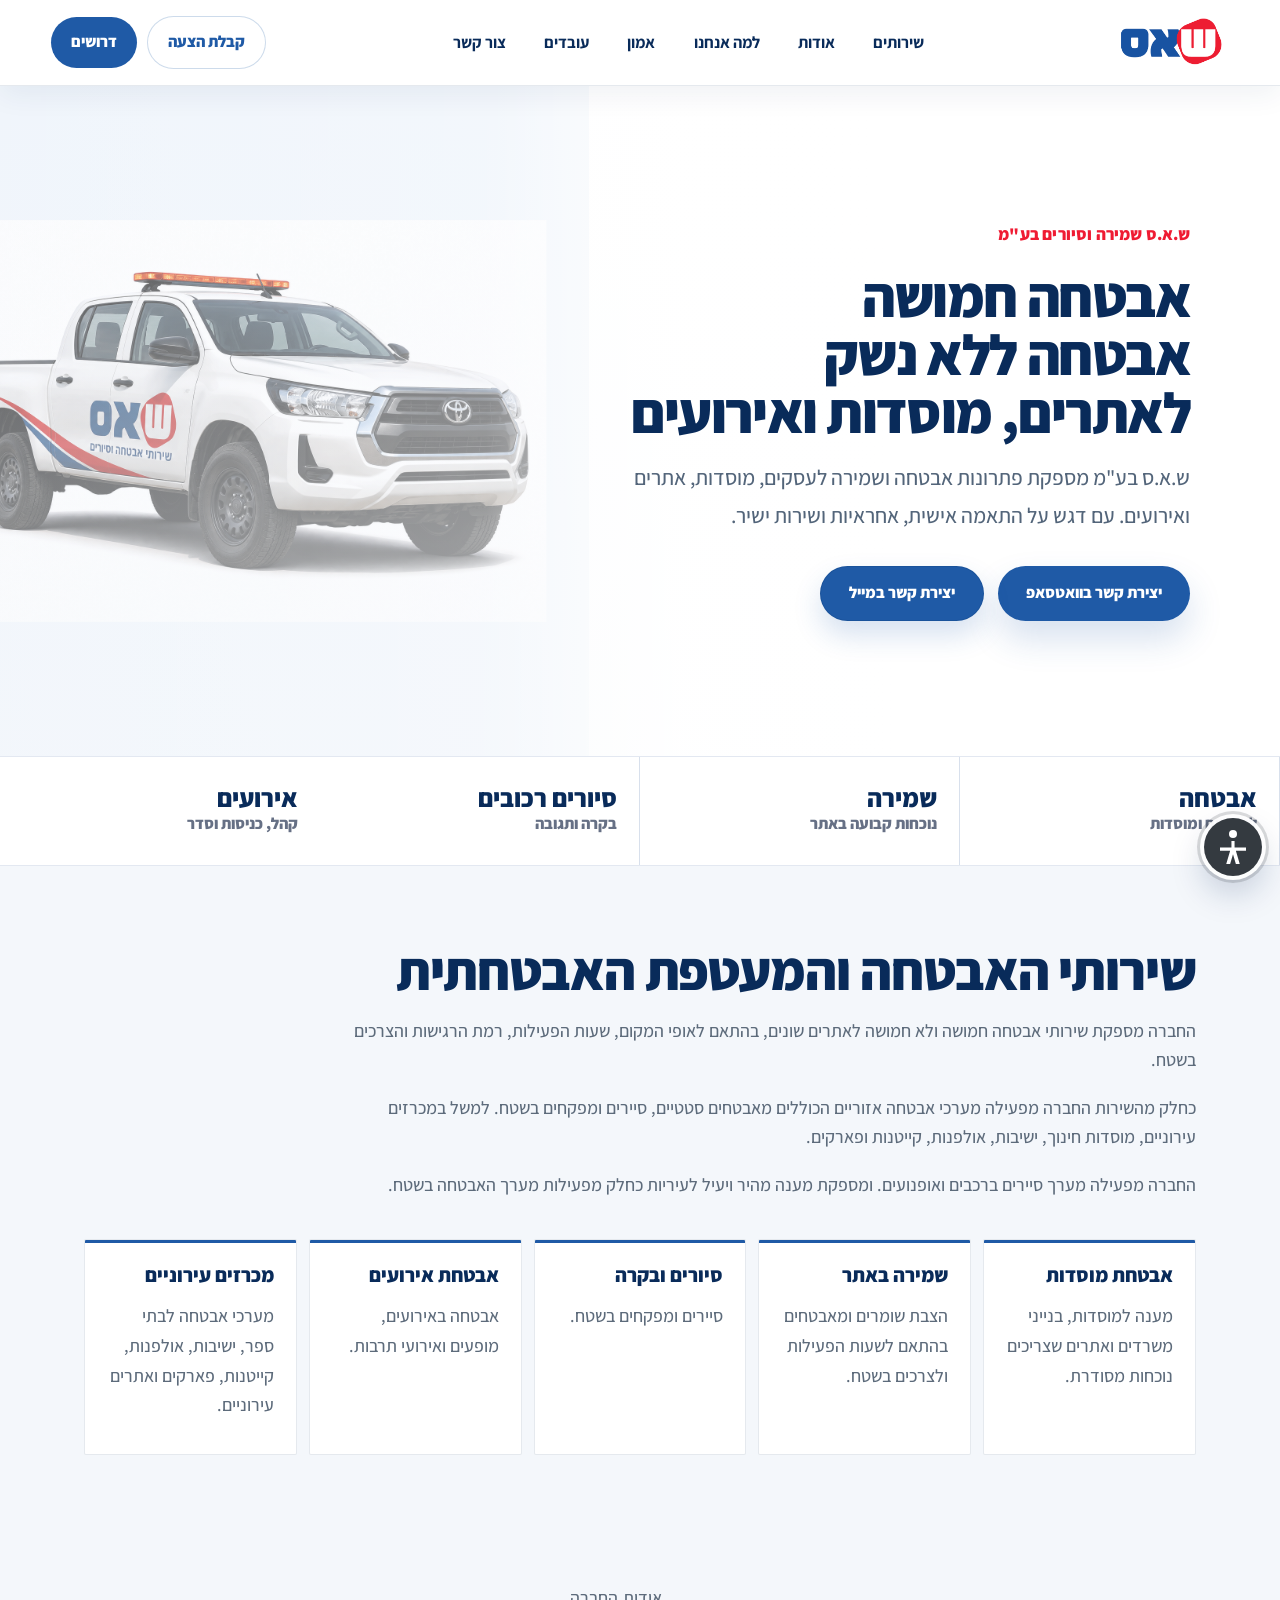
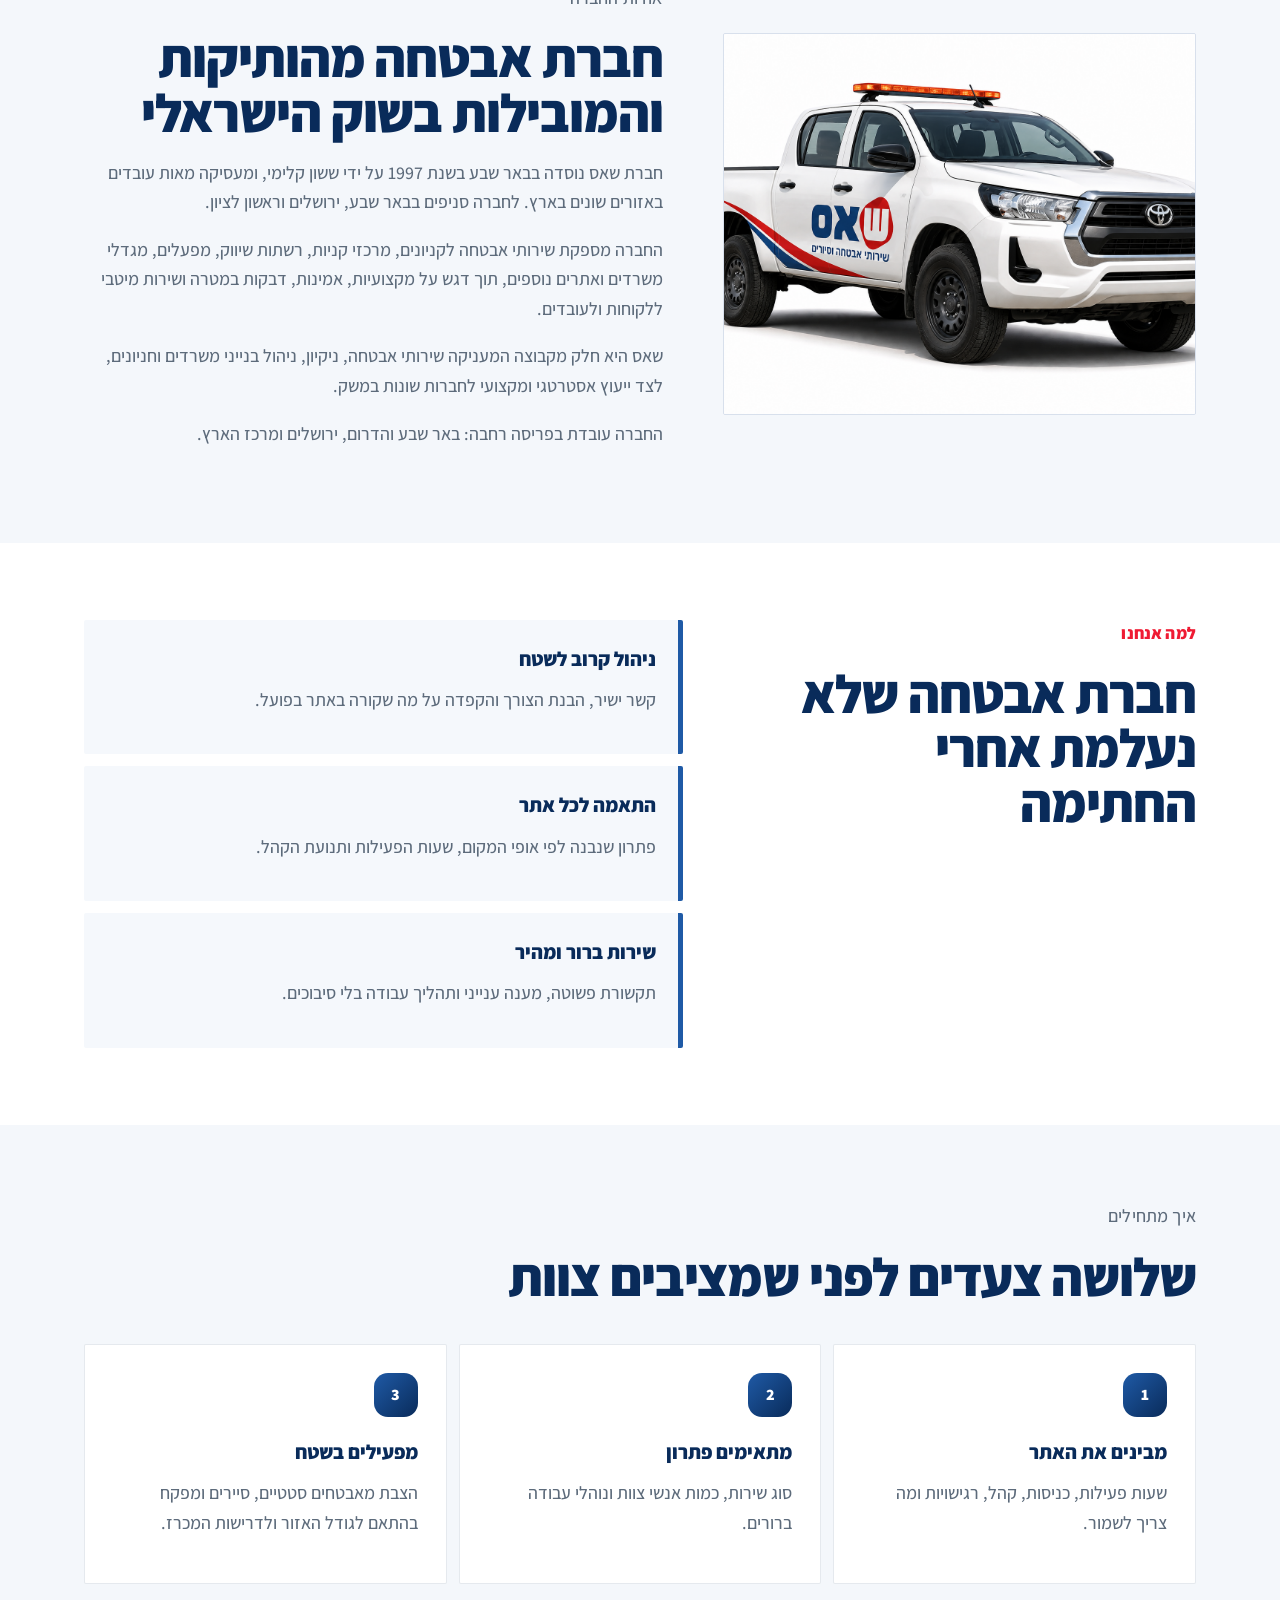
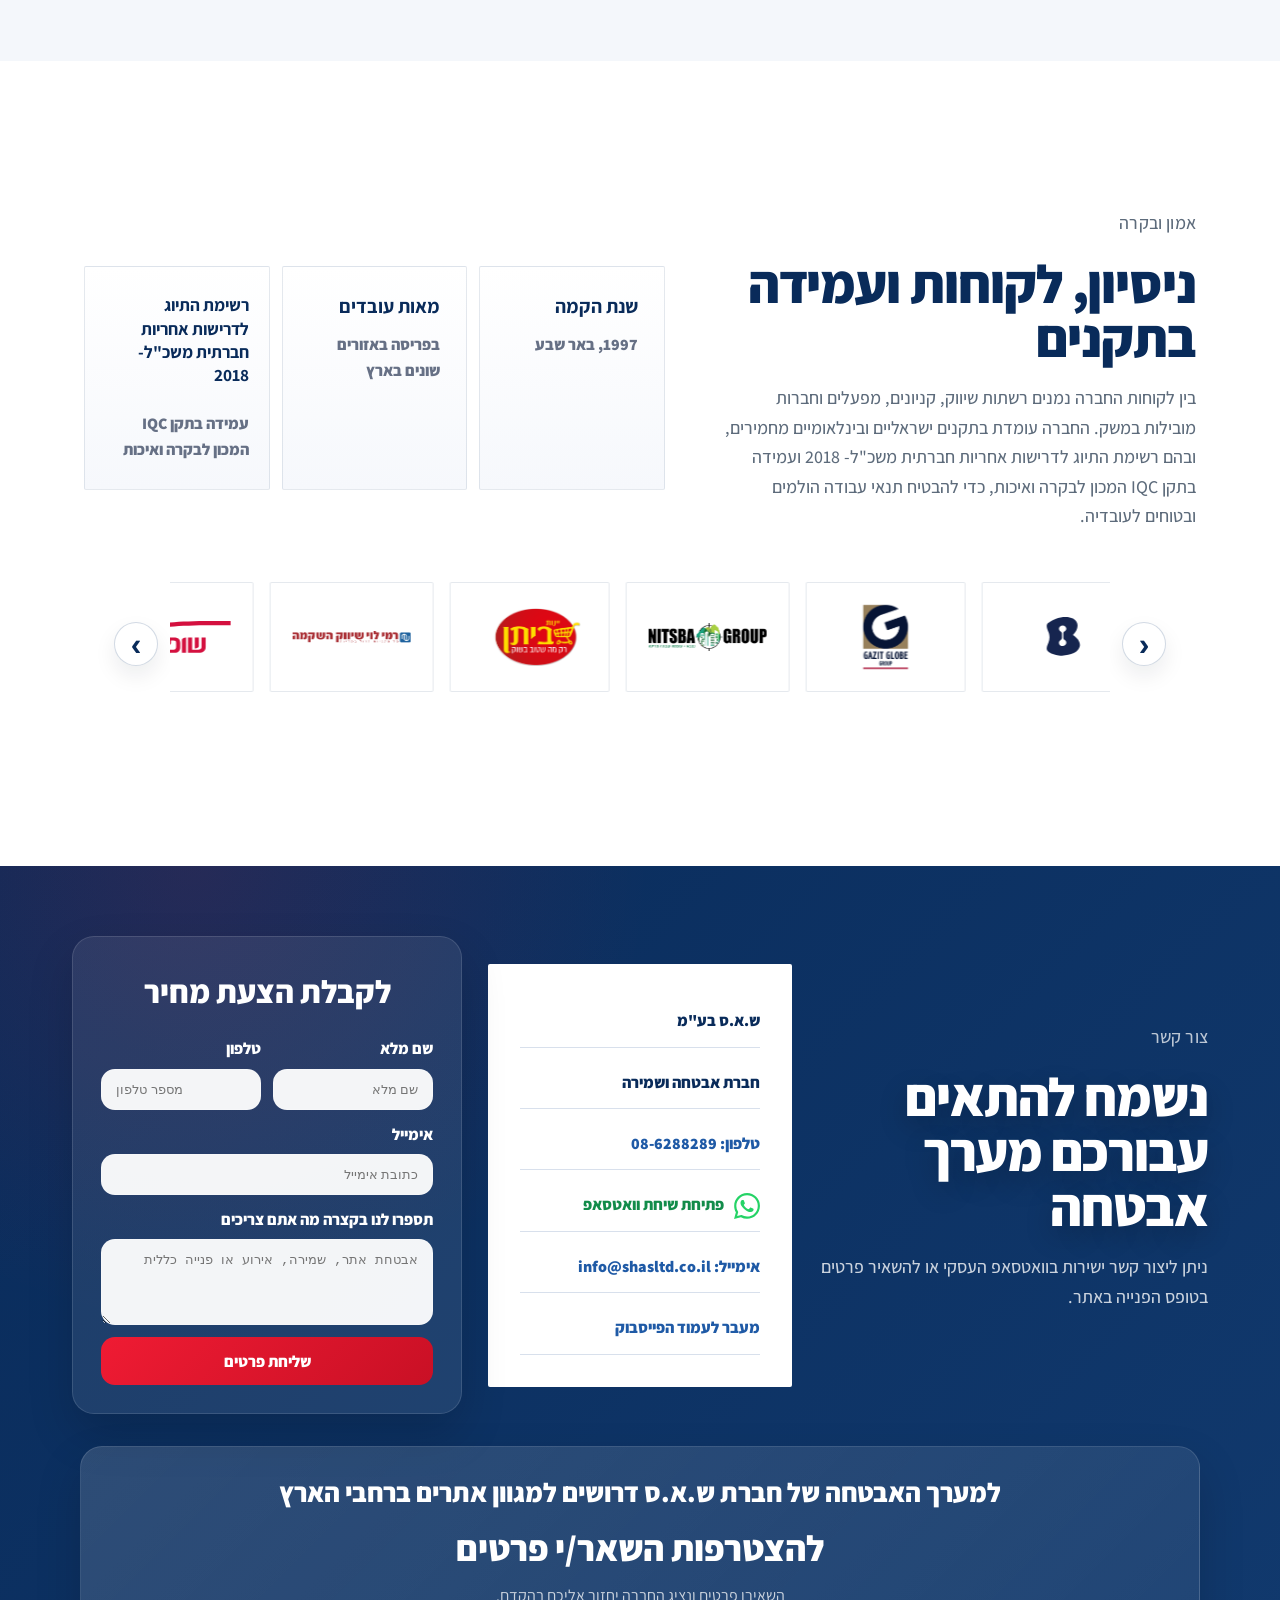
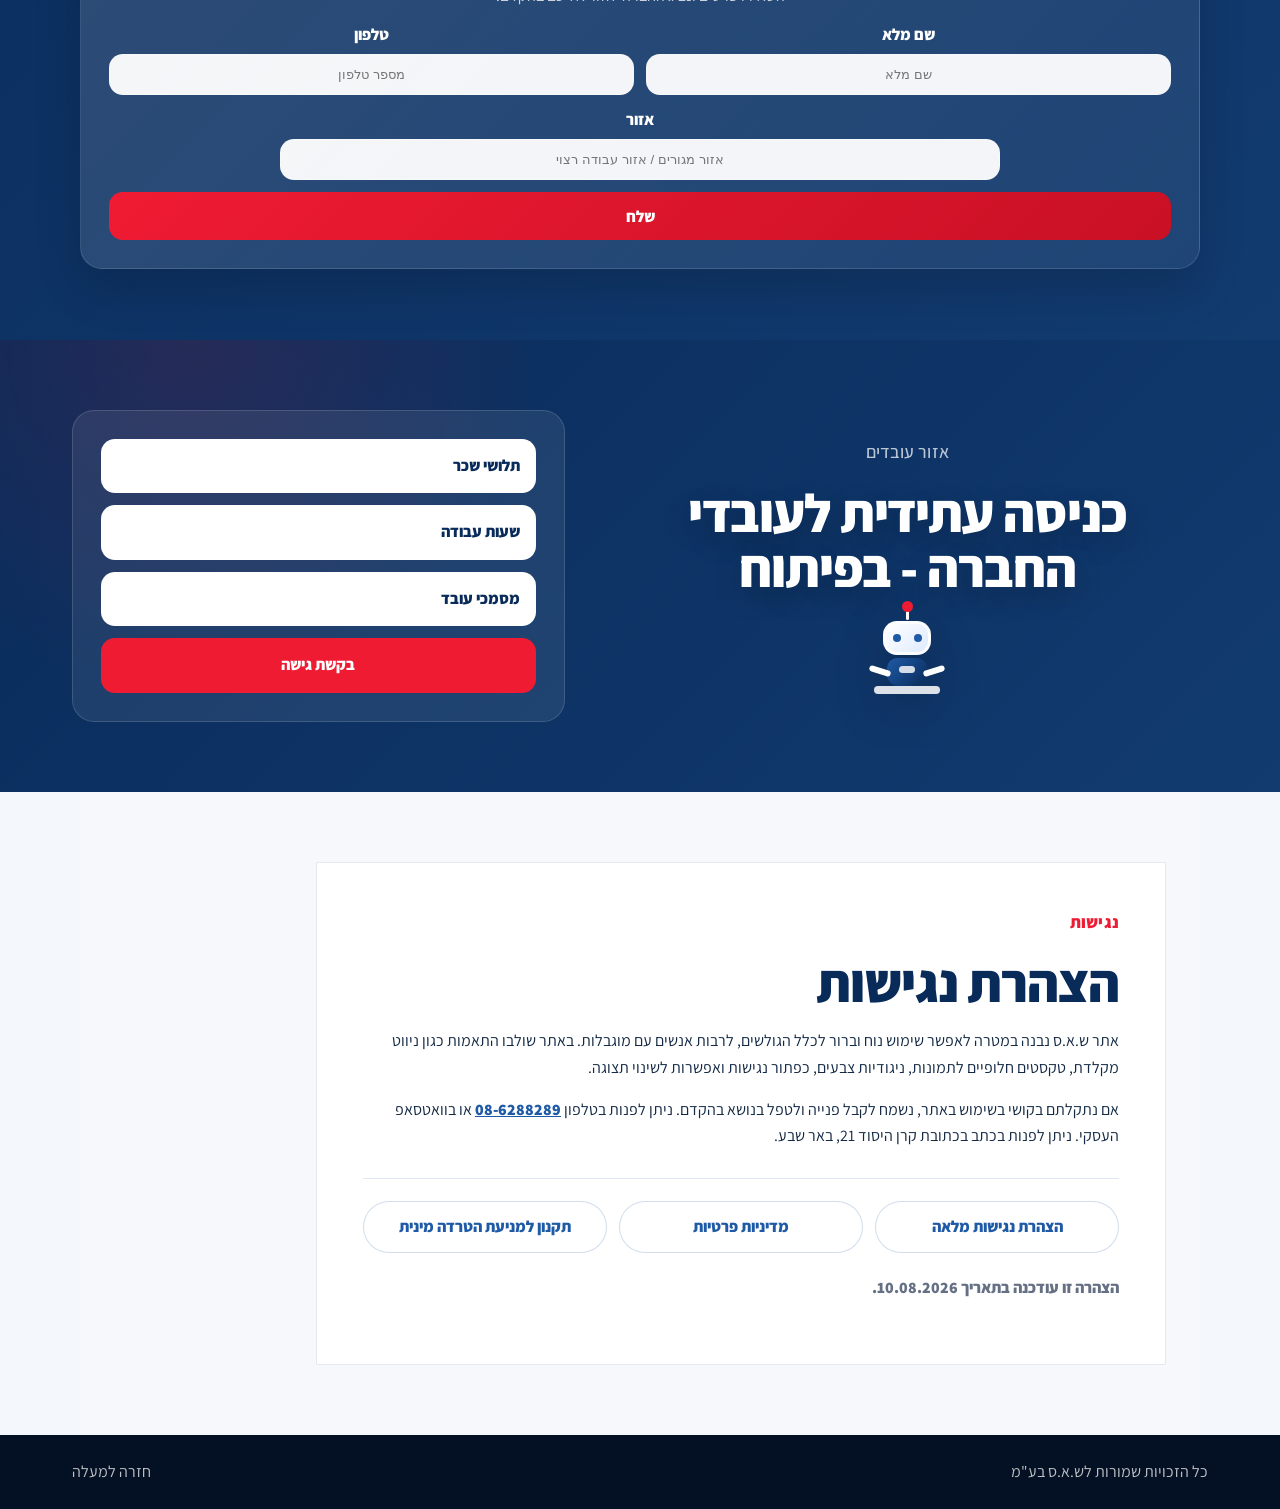
<file: index.html>
<!doctype html>
<html lang="he" dir="rtl">
  <head>
    <meta charset="utf-8" />
    <meta name="viewport" content="width=device-width, initial-scale=1" />
    <title>ש.א.ס בע"מ | חברת אבטחה</title>
    <meta
      name="description"
      content="ש.א.ס בע״מ מספקת שירותי אבטחה ושמירה לעסקים, מוסדות, אתרים ואירועים."
    />
    <meta property="og:title" content="ש.א.ס בע״מ | חברת אבטחה" />
    <meta
      property="og:description"
      content="אבטחה מקצועית, ניהול קרוב לשטח ומענה ברור לצורכי הלקוח."
    />
    <meta property="og:image" content="assets/hero-shas-vehicle.png" />
    <link rel="preconnect" href="https://fonts.googleapis.com" />
    <link rel="preconnect" href="https://fonts.gstatic.com" crossorigin />
    <link href="https://fonts.googleapis.com/css2?family=Assistant:wght@300;400;600;700;800;900&display=swap" rel="stylesheet" />
    <link rel="stylesheet" href="styles.css?v=20260810-flying-corporate-preview" />
  </head>
  <body class="cargo-preview">
    <header class="site-header">
      <a class="brand" href="#top" aria-label="ש.א.ס עמוד הבית">
        <img class="brand-logo" src="assets/shas-logo.png" alt="לוגו ש.א.ס" />
      </a>
      <nav class="site-nav" aria-label="ניווט ראשי">
        <a href="#services">שירותים</a>
        <a href="#about">אודות</a>
        <a href="#why">למה אנחנו</a>
        <a href="#trust">אמון</a>
        <a href="#employees">עובדים</a>
        <a href="#contact">צור קשר</a>
      </nav>
      <div class="header-actions" aria-label="פעולות מהירות">
        <a class="header-cta header-cta-secondary" href="#jobs-form">דרושים</a>
        <a class="header-cta header-cta-primary" href="https://wa.me/97286288289" target="_blank" rel="noreferrer">קבלת הצעה</a>
      </div>
    </header>

    <main id="top">
      <section class="hero" aria-labelledby="hero-title">
        <img
          class="hero-image"
          src="assets/hero-shas-vehicle.png"
          alt="רכב סיור של ש.א.ס שירותי אבטחה וסיורים"
        />
        <div class="hero-overlay"></div>
        <div class="hero-content">
          <p class="eyebrow">ש.א.ס שמירה וסיורים בע"מ</p>
          <h1 id="hero-title">
            אבטחה חמושה<br />
            אבטחה ללא נשק<br />
            לאתרים, מוסדות ואירועים
          </h1>
          <p>
            ש.א.ס בע"מ מספקת פתרונות אבטחה ושמירה לעסקים, מוסדות, אתרים
              ואירועים. עם דגש על התאמה אישית, אחראיות ושירות ישיר.
          </p>
          <div class="hero-actions">
            <a class="button primary" href="https://wa.me/97286288289" target="_blank" rel="noreferrer">יצירת קשר בוואטסאפ</a>
            <a class="button mail" href="#contact-form">יצירת קשר במייל</a>
          </div>
        </div>
      </section>

      <section class="signal-strip" aria-label="עיקרי השירות">
        <div>
          <strong>אבטחה</strong>
          <span>לעסקים ומוסדות</span>
        </div>
        <div>
          <strong>שמירה</strong>
          <span>נוכחות קבועה באתר</span>
        </div>
        <div>
          <strong>סיורים רכובים</strong>
          <span>בקרה ותגובה</span>
        </div>
        <div>
          <strong>אירועים</strong>
          <span>קהל, כניסות וסדר</span>
        </div>
      </section>

      <section id="services" class="section">
        <div class="section-heading">
          <h2>שירותי האבטחה והמעטפת האבטחתית</h2>
          <p>
            החברה מספקת שירותי אבטחה חמושה ולא חמושה לאתרים שונים, בהתאם
            לאופי המקום, שעות הפעילות, רמת הרגישות והצרכים בשטח.
          </p>
          <p>
            כחלק מהשירות החברה מפעילה מערכי אבטחה אזוריים הכוללים מאבטחים
              סטטיים, סיירים ומפקחים בשטח. למשל במכרזים עירוניים, מוסדות חינוך,
            ישיבות, אולפנות, קייטנות ופארקים.
          </p>
          <p>
              החברה מפעילה מערך סיירים ברכבים ואופנועים. ומספקת מענה מהיר
            ויעיל לעיריות כחלק מפעילות מערך האבטחה בשטח.
          </p>
        </div>

        <div class="service-grid">
          <article class="service-card">
            <h3>אבטחת מוסדות</h3>
            <p>מענה למוסדות, בנייני משרדים ואתרים שצריכים נוכחות מסודרת.</p>
          </article>
          <article class="service-card">
            <h3>שמירה באתר</h3>
            <p>הצבת שומרים ומאבטחים בהתאם לשעות הפעילות ולצרכים בשטח.</p>
          </article>
          <article class="service-card">
            <h3>סיורים ובקרה</h3>
            <p>סיירים ומפקחים בשטח.</p>
          </article>
          <article class="service-card">
            <h3>אבטחת אירועים</h3>
            <p>אבטחה באירועים, מופעים ואירועי תרבות.</p>
          </article>
          <article class="service-card">
            <h3>מכרזים עירוניים</h3>
            <p>מערכי אבטחה לבתי ספר, ישיבות, אולפנות, קייטנות, פארקים ואתרים עירוניים.</p>
          </article>
        </div>
      </section>

      <section id="about" class="profile-section">
        <div class="profile-image">
          <img class="about-slide about-slide-one" src="assets/hero-shas-vehicle.png" alt="רכב סיור של ש.א.ס" />
          <img class="about-slide about-slide-two" src="assets/about-security-guard-israel-flag.png" alt="מאבטח ש.א.ס עם דגל ישראל על הכתף לצד אופנועי סיור" />
          <img class="about-slide about-slide-three" src="assets/about-scooters.png" alt="אופנועי סיור של ש.א.ס" />
        </div>
        <div class="profile-copy">
          <p class="eyebrow dark">אודות החברה</p>
          <h2>חברת אבטחה מהותיקות והמובילות בשוק הישראלי</h2>
          <p>
            חברת שאס נוסדה בבאר שבע בשנת 1997 על ידי ששון קלימי, ומעסיקה
            מאות עובדים באזורים שונים בארץ. לחברה סניפים בבאר שבע, ירושלים
            וראשון לציון.
          </p>
          <p>
            החברה מספקת שירותי אבטחה לקניונים, מרכזי קניות, רשתות שיווק,
            מפעלים, מגדלי משרדים ואתרים נוספים, תוך דגש על מקצועיות, אמינות,
            דבקות במטרה ושירות מיטבי ללקוחות ולעובדים.
          </p>
          <p>
            שאס היא חלק מקבוצה המעניקה שירותי אבטחה, ניקיון, ניהול בנייני
            משרדים וחניונים, לצד ייעוץ אסטרטגי ומקצועי לחברות שונות במשק.
          </p>
          <p>
            החברה עובדת בפריסה רחבה: באר שבע והדרום, ירושלים ומרכז הארץ.
          </p>
        </div>
      </section>

      <section id="why" class="why-band">
        <div class="section why-layout">
          <div>
            <p class="eyebrow dark">למה אנחנו</p>
            <h2>חברת אבטחה שלא נעלמת אחרי החתימה</h2>
          </div>
          <div class="why-list">
            <div>
              <h3>ניהול קרוב לשטח</h3>
              <p>קשר ישיר, הבנת הצורך והקפדה על מה שקורה באתר בפועל.</p>
            </div>
            <div>
              <h3>התאמה לכל אתר</h3>
              <p>פתרון שנבנה לפי אופי המקום, שעות הפעילות ותנועת הקהל.</p>
            </div>
            <div>
              <h3>שירות ברור ומהיר</h3>
              <p>תקשורת פשוטה, מענה ענייני ותהליך עבודה בלי סיבוכים.</p>
            </div>
          </div>
        </div>
      </section>

      <section id="process" class="section">
        <div class="section-heading">
          <p class="eyebrow dark">איך מתחילים</p>
          <h2>שלושה צעדים לפני שמציבים צוות</h2>
        </div>

        <div class="process-grid">
          <article>
            <span>1</span>
            <h3>מבינים את האתר</h3>
            <p>שעות פעילות, כניסות, קהל, רגישויות ומה צריך לשמור.</p>
          </article>
          <article>
            <span>2</span>
            <h3>מתאימים פתרון</h3>
            <p>סוג שירות, כמות אנשי צוות ונוהלי עבודה ברורים.</p>
          </article>
          <article>
            <span>3</span>
            <h3>מפעילים בשטח</h3>
            <p>הצבת מאבטחים סטטיים, סיירים ומפקח בהתאם לגודל האזור ולדרישות המכרז.</p>
          </article>
        </div>
      </section>

      <section id="trust" class="trust-section">
        <div class="section trust-layout">
          <div class="trust-copy">
            <p class="eyebrow dark">אמון ובקרה</p>
            <h2>ניסיון, לקוחות ועמידה בתקנים</h2>
            <p>
              בין לקוחות החברה נמנים רשתות שיווק, קניונים, מפעלים וחברות
              מובילות במשק. החברה עומדת בתקנים ישראליים ובינלאומיים מחמירים,
              ובהם רשימת התיוג לדרישות אחריות חברתית משכ"ל- 2018 ועמידה בתקן IQC המכון לבקרה ואיכות,
              כדי להבטיח תנאי עבודה הולמים ובטוחים לעובדיה.
            </p>
          </div>
          <div class="trust-grid">
            <div>
              <strong>שנת הקמה</strong>
              <span>1997, באר שבע</span>
            </div>
            <div>
              <strong>מאות עובדים</strong>
              <span>בפריסה באזורים שונים בארץ</span>
            </div>
            <div class="cert-card">
              <strong>רשימת התיוג לדרישות אחריות חברתית משכ"ל- 2018</strong>
              <span>עמידה בתקן IQC המכון לבקרה ואיכות</span>
            </div>
          </div>
        </div>
        <div class="client-carousel" aria-label="לקוחות לדוגמה">
          <button class="client-arrow client-arrow-next" type="button" aria-label="הזזת הלוגואים ימינה" data-client-scroll="next">‹</button>
          <div class="client-strip" tabindex="0">
            <div class="client-track">
              <div class="client-logo"><img src="assets/logos/shufersal.svg" alt="שופרסל" /></div>
              <div class="client-logo"><img src="assets/logos/rami-levy.png" alt="רמי לוי" /></div>
              <div class="client-logo"><img src="assets/logos/yeinot-bitan.png" alt="יינות ביתן" /></div>
              <div class="client-logo"><img src="assets/logos/nitzba.png" alt="ניצבא" /></div>
              <div class="client-logo"><img src="assets/logos/gazit-globe.png" alt="קבוצת גזית" /></div>
              <div class="client-logo"><img src="assets/logos/bezeq.svg" alt="בזק" /></div>
              <div class="client-logo"><img src="assets/logos/rishon.png" alt="עיריית ראשון לציון" /></div>
              <div class="client-logo"><img src="assets/logos/jerusalem-emblem.png" alt="עיריית ירושלים" /></div>
              <div class="client-logo"><img src="assets/logos/carrefour.svg" alt="קארפור" /></div>
              <div class="client-logo"><img src="assets/logos/beer-sheva.png" alt="עיריית באר שבע" /></div>
              <div class="client-logo"><img src="assets/logos/osher-ad.png" alt="אושר עד" /></div>
              <div class="client-logo"><img src="assets/logos/brinks.svg" alt="ברינקס" /></div>
              <div class="client-logo"><img src="assets/logos/freshmarket.png" alt="פרשמרקט" /></div>
              <div class="client-logo"><img src="assets/logos/machsanei-hashuk.png" alt="מחסני השוק" /></div>
              <div class="client-logo"><img src="assets/iqc-logo.png" alt="IQC המכון לבקרה ואיכות" /></div>
            </div>
          </div>
          <button class="client-arrow client-arrow-prev" type="button" aria-label="הזזת הלוגואים שמאלה" data-client-scroll="prev">›</button>
        </div>
      </section>

      <section id="contact" class="contact-section">
        <div class="contact-copy">
          <p class="eyebrow">צור קשר</p>
          <h2>נשמח להתאים עבורכם מערך אבטחה</h2>
          <p>
            ניתן ליצור קשר ישירות בוואטסאפ העסקי או להשאיר פרטים בטופס
            הפנייה באתר.
          </p>
        </div>
        <div class="contact-panel">
          <span>ש.א.ס בע"מ</span>
          <span>חברת אבטחה ושמירה</span>
          <a href="tel:086288289">טלפון: 08-6288289</a>
          <a class="whatsapp-contact-link" href="https://wa.me/97286288289" target="_blank" rel="noreferrer" aria-label="פתיחת שיחת וואטסאפ">
            <img src="assets/whatsapp.svg" alt="" aria-hidden="true" />
            <span>פתיחת שיחת וואטסאפ</span>
          </a>
          <a href="mailto:info@shasltd.co.il">אימייל: info@shasltd.co.il</a>
          <a href="https://www.facebook.com/shasltd?locale=he_IL" target="_blank" rel="noreferrer">
            מעבר לעמוד הפייסבוק
          </a>
        </div>
        <form
          id="contact-form"
          class="contact-form"
          action="https://formsubmit.co/shas@shasltd.co.il"
          method="POST"
          aria-label="טופס יצירת קשר"
        >
          <div class="form-heading quote-form-heading">
            <h3>לקבלת הצעת מחיר</h3>
          </div>
          <input type="hidden" name="_subject" value="פנייה חדשה מאתר ש.א.ס" />
          <input type="hidden" name="_template" value="table" />
          <input type="hidden" name="_next" value="https://www.shasltd.co.il/?sent=1#contact" />
          <label>
            שם מלא
            <input type="text" name="full_name" placeholder="שם מלא" required />
          </label>
          <label>
            טלפון
            <input type="tel" name="phone" placeholder="מספר טלפון" required />
          </label>
          <label>
            אימייל
            <input type="email" name="email" placeholder="כתובת אימייל" />
          </label>
          <label>
                  תספרו לנו בקצרה מה אתם צריכים
            <textarea
              rows="4"
              name="message"
              placeholder="אבטחת אתר, שמירה, אירוע או פנייה כללית"
              required
            ></textarea>
          </label>
          <button type="submit">שליחת פרטים</button>
        </form>
        <form
          id="jobs-form"
          class="contact-form jobs-form"
          action="https://formsubmit.co/shas@shasltd.co.il"
          method="POST"
          aria-label="טופס דרושים"
        >
          <div class="form-heading">
            <p class="eyebrow">למערך האבטחה של חברת ש.א.ס דרושים למגוון אתרים ברחבי הארץ</p>
            <h3>להצטרפות השאר/י פרטים</h3>
            <p>השאירו פרטים ונציג החברה יחזור אליכם בהקדם.</p>
          </div>
          <input type="hidden" name="_subject" value="פניית דרושים חדשה מאתר ש.א.ס" />
          <input type="hidden" name="_template" value="table" />
          <input type="hidden" name="_next" value="https://www.shasltd.co.il/?sent=1#jobs-form" />
          <label>
            שם מלא
            <input type="text" name="candidate_name" placeholder="שם מלא" required />
          </label>
          <label>
            טלפון
            <input type="tel" name="candidate_phone" placeholder="מספר טלפון" required />
          </label>
          <label>
            אזור
            <input type="text" name="candidate_area" placeholder="אזור מגורים / אזור עבודה רצוי" required />
          </label>
          <button type="submit">שלח</button>
        </form>
      </section>

      <section id="employees" class="employee-section">
        <div class="employee-copy">
          <p class="eyebrow">אזור עובדים</p>
          <div class="employee-title-row">
            <h2>כניסה עתידית לעובדי החברה - בפיתוח</h2>
            <span class="robot-worker" aria-hidden="true">
              <span class="robot-antenna"></span>
              <span class="robot-head">
                <span class="robot-eye"></span>
                <span class="robot-eye"></span>
              </span>
              <span class="robot-body">
                <span class="robot-arm robot-arm-right"></span>
                <span class="robot-arm robot-arm-left"></span>
                <span class="robot-screen"></span>
              </span>
              <span class="robot-desk"></span>
            </span>
          </div>
        </div>
        <div class="employee-panel">
          <span>תלושי שכר</span>
          <span>שעות עבודה</span>
          <span>מסמכי עובד</span>
          <a href="#contact">בקשת גישה</a>
        </div>
      </section>

      <section id="accessibility" class="accessibility-statement" aria-labelledby="accessibility-title">
        <div>
          <p class="eyebrow dark">נגישות</p>
          <h2 id="accessibility-title">הצהרת נגישות</h2>
          <p>
            אתר ש.א.ס נבנה במטרה לאפשר שימוש נוח וברור לכלל הגולשים, לרבות אנשים עם מוגבלות.
            באתר שולבו התאמות כגון ניווט מקלדת, טקסטים חלופיים לתמונות, ניגודיות צבעים, כפתור נגישות
            ואפשרות לשינוי תצוגה.
          </p>
          <p>
            אם נתקלתם בקושי בשימוש באתר, נשמח לקבל פנייה ולטפל בנושא בהקדם.
            ניתן לפנות בטלפון <a href="tel:086288289">08-6288289</a>
            או בוואטסאפ העסקי. ניתן לפנות בכתב בכתובת קרן היסוד 21, באר שבע.
          </p>
          <nav class="legal-links" aria-label="מסמכי אתר">
            <a href="accessibility.html">הצהרת נגישות מלאה</a>
            <a href="privacy.html">מדיניות פרטיות</a>
            <a href="sexual-harassment-policy.html">תקנון למניעת הטרדה מינית</a>
          </nav>
          <p class="accessibility-note">הצהרה זו עודכנה בתאריך 10.08.2026.</p>
        </div>
      </section>
    </main>

    <aside class="accessibility-widget" aria-label="תפריט נגישות">
      <button
        class="accessibility-toggle"
        type="button"
        aria-controls="accessibility-panel"
        aria-expanded="false"
        aria-label="פתיחת תפריט נגישות"
        data-tooltip="נגישות"
      >
        <span class="accessibility-person" aria-hidden="true"></span>
      </button>
      <div class="accessibility-panel" id="accessibility-panel" hidden>
        <h2>אפשרויות נגישות</h2>
        <button type="button" data-a11y-action="increase">הגדלת טקסט</button>
        <button type="button" data-a11y-action="decrease">הקטנת טקסט</button>
        <button type="button" data-a11y-action="contrast">ניגודיות גבוהה</button>
        <button type="button" data-a11y-action="links">הדגשת קישורים</button>
        <button type="button" data-a11y-action="font">פונט קריא</button>
        <button type="button" data-a11y-action="reset">איפוס</button>
        <a href="accessibility.html">הצהרת נגישות</a>
      </div>
    </aside>

    <footer class="site-footer">
      <span>כל הזכויות שמורות לש.א.ס בע"מ</span>
      <a href="#top">חזרה למעלה</a>
    </footer>
    <script>
      (() => {
        const root = document.documentElement;
        const toggle = document.querySelector(".accessibility-toggle");
        const panel = document.querySelector("#accessibility-panel");
        const buttons = document.querySelectorAll("[data-a11y-action]");
        const storageKey = "shasAccessibility";
        const defaults = { fontScale: 1, contrast: false, links: false, font: false };
        const saved = JSON.parse(localStorage.getItem(storageKey) || "{}");
        const state = { ...defaults, ...saved };

        const save = () => localStorage.setItem(storageKey, JSON.stringify(state));
        const apply = () => {
          root.style.setProperty("--a11y-font-scale", state.fontScale);
          root.classList.toggle("a11y-contrast", state.contrast);
          root.classList.toggle("a11y-links", state.links);
          root.classList.toggle("a11y-readable-font", state.font);
        };

        const setPanel = (open) => {
          panel.hidden = !open;
          toggle.setAttribute("aria-expanded", String(open));
          toggle.setAttribute("aria-label", open ? "סגירת תפריט נגישות" : "פתיחת תפריט נגישות");
        };

        toggle.addEventListener("click", () => {
          setPanel(panel.hidden);
        });

        document.addEventListener("keydown", (event) => {
          if (event.key === "Escape") {
            setPanel(false);
            toggle.focus();
          }
        });

        buttons.forEach((button) => {
          button.addEventListener("click", () => {
            const action = button.dataset.a11yAction;
            if (action === "increase") state.fontScale = Math.min(1.24, state.fontScale + 0.08);
            if (action === "decrease") state.fontScale = Math.max(0.92, state.fontScale - 0.08);
            if (action === "contrast") state.contrast = !state.contrast;
            if (action === "links") state.links = !state.links;
            if (action === "font") state.font = !state.font;
            if (action === "reset") Object.assign(state, defaults);
            apply();
            save();
          });
        });

        panel.querySelector("a").addEventListener("click", () => setPanel(false));
        apply();
      })();

      (() => {
        const strip = document.querySelector(".client-strip");
        const track = document.querySelector(".client-track");
        const arrows = document.querySelectorAll("[data-client-scroll]");
        if (!strip || !track) return;

        const originals = Array.from(track.children);
        originals.forEach((logo) => {
          const clone = logo.cloneNode(true);
          clone.setAttribute("aria-hidden", "true");
          track.appendChild(clone);
        });

        let offset = 0;
        let loopWidth = 0;
        let lastTime = null;
        const speed = 0.036;

        const measure = () => {
          const firstClone = track.children[originals.length];
          loopWidth = firstClone ? Math.abs(firstClone.offsetLeft - track.children[0].offsetLeft) : track.scrollWidth / 2;
        };

        const normalize = () => {
          if (!loopWidth) return;
          while (offset <= -loopWidth) offset += loopWidth;
          while (offset > 0) offset -= loopWidth;
        };

        const render = () => {
          track.style.transform = `translate3d(${offset}px, 0, 0)`;
        };

        const nudge = (direction) => {
          offset += direction * Math.max(strip.clientWidth * 0.45, 180);
          normalize();
          render();
        };

        arrows.forEach((arrow) => {
          arrow.addEventListener("click", () => {
            nudge(arrow.dataset.clientScroll === "next" ? -1 : 1);
          });
        });

        strip.addEventListener("keydown", (event) => {
          if (event.key === "ArrowRight" || event.key === "ArrowLeft") {
            event.preventDefault();
            nudge(event.key === "ArrowRight" ? 1 : -1);
          }
        });

        const tick = (time) => {
          if (lastTime === null) lastTime = time;
          const delta = time - lastTime;
          lastTime = time;
          offset -= delta * speed;
          normalize();
          render();
          requestAnimationFrame(tick);
        };

        window.addEventListener("resize", () => {
          measure();
          normalize();
          render();
        });

        measure();
        render();
        requestAnimationFrame(tick);
      })();
    </script>
  </body>
</html>
</file>
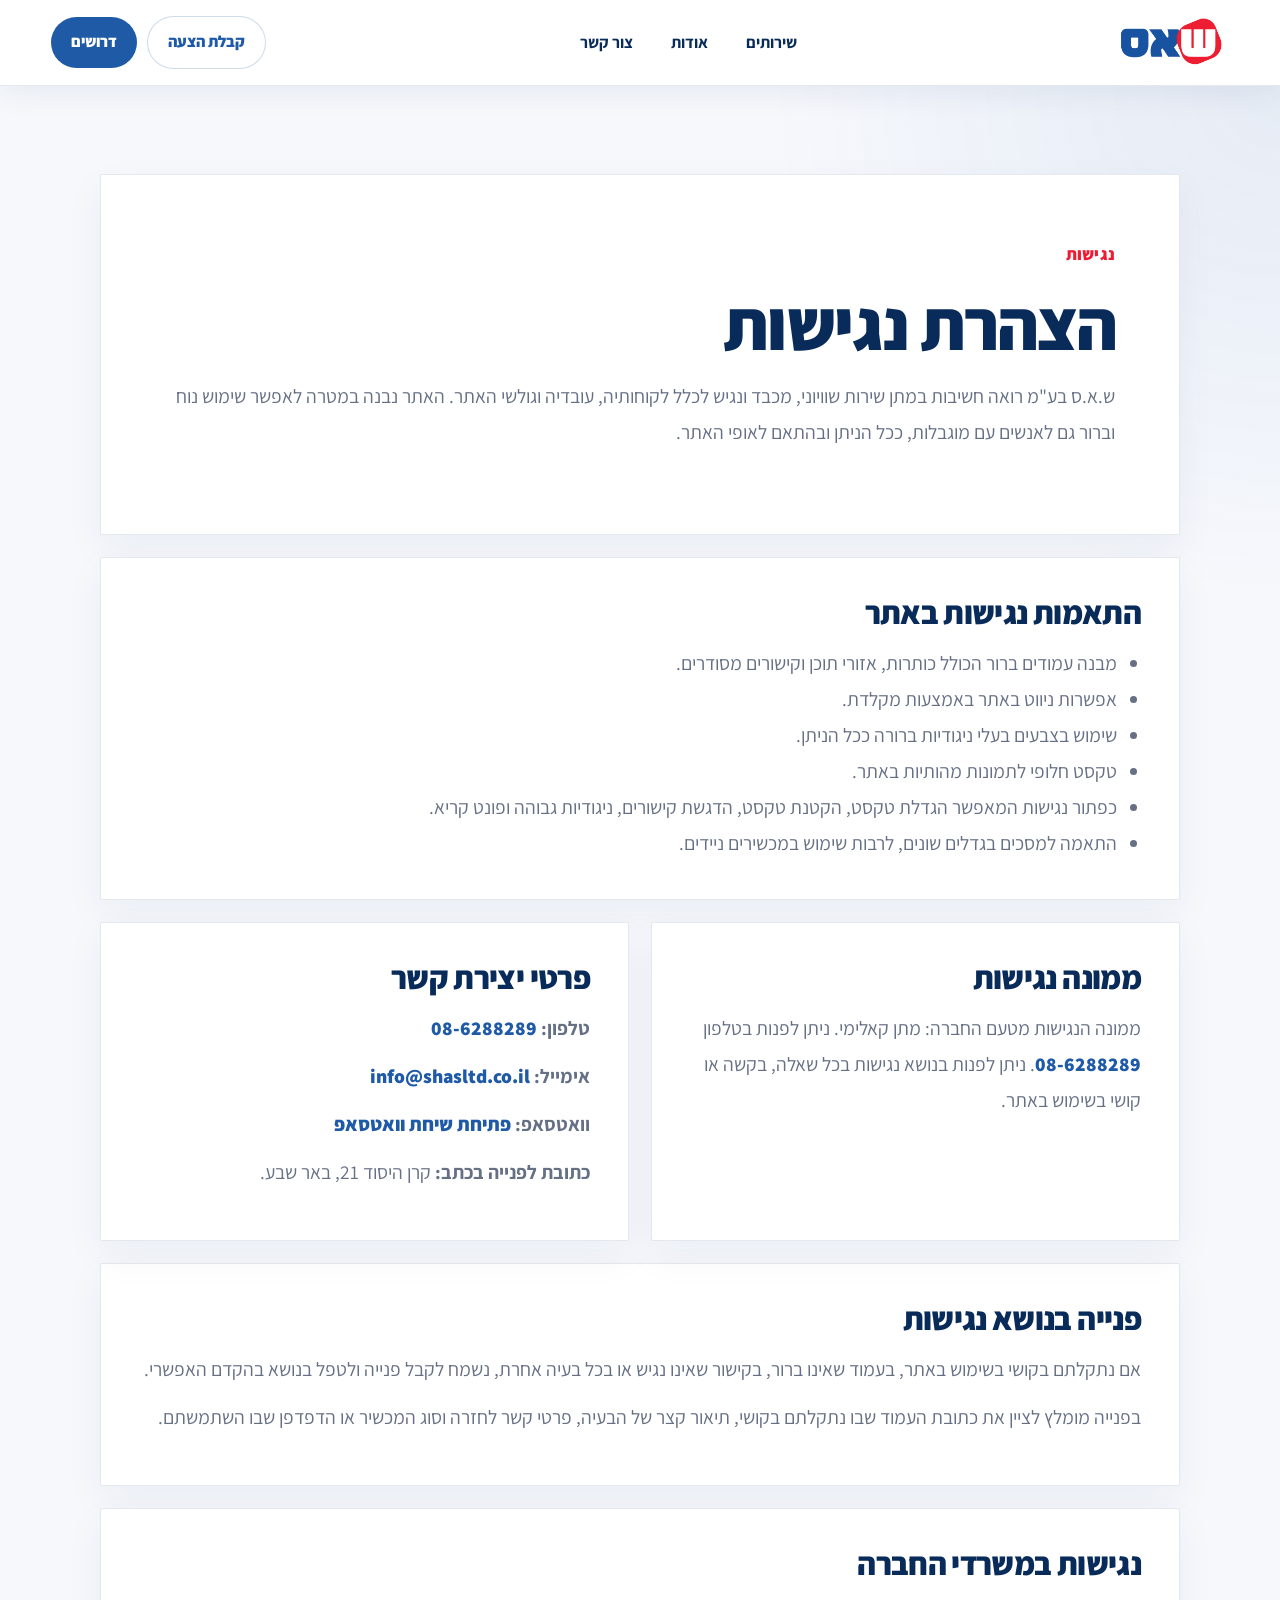
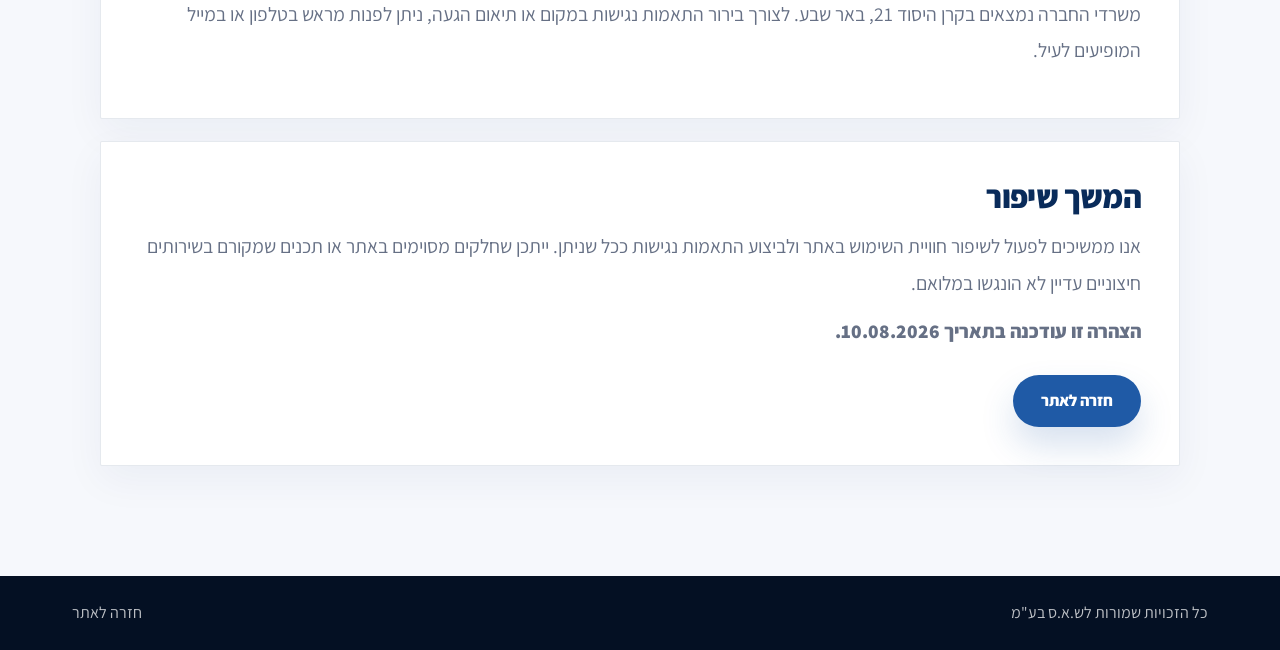
<file: accessibility.html>
<!doctype html>
<html lang="he" dir="rtl">
  <head>
    <meta charset="utf-8" />
    <meta name="viewport" content="width=device-width, initial-scale=1" />
    <title>הצהרת נגישות | ש.א.ס בע"מ</title>
    <meta
      name="description"
      content="הצהרת נגישות לאתר ש.א.ס בע״מ, כולל התאמות נגישות ופרטי יצירת קשר בנושא נגישות."
    />
    <link rel="preconnect" href="https://fonts.googleapis.com" />
    <link rel="preconnect" href="https://fonts.gstatic.com" crossorigin />
    <link href="https://fonts.googleapis.com/css2?family=Assistant:wght@300;400;600;700;800;900&display=swap" rel="stylesheet" />
    <link rel="stylesheet" href="styles.css?v=20260810-legal-pages" />
  </head>
  <body class="cargo-preview legal-page">
    <header class="site-header">
      <a class="brand" href="index.html#top" aria-label="ש.א.ס עמוד הבית">
        <img class="brand-logo" src="assets/shas-logo.png" alt="לוגו ש.א.ס" />
      </a>
      <nav class="site-nav" aria-label="ניווט ראשי">
        <a href="index.html#services">שירותים</a>
        <a href="index.html#about">אודות</a>
        <a href="index.html#contact">צור קשר</a>
      </nav>
      <div class="header-actions" aria-label="פעולות מהירות">
        <a class="header-cta header-cta-secondary" href="index.html#jobs-form">דרושים</a>
        <a class="header-cta header-cta-primary" href="https://wa.me/97286288289" target="_blank" rel="noreferrer">קבלת הצעה</a>
      </div>
    </header>

    <main class="policy-page">
      <section class="policy-hero">
        <p class="eyebrow dark">נגישות</p>
        <h1>הצהרת נגישות</h1>
        <p>
          ש.א.ס בע"מ רואה חשיבות במתן שירות שוויוני, מכבד ונגיש לכלל לקוחותיה, עובדיה וגולשי האתר.
          האתר נבנה במטרה לאפשר שימוש נוח וברור גם לאנשים עם מוגבלות, ככל הניתן ובהתאם לאופי האתר.
        </p>
      </section>

      <section class="policy-card">
        <h2>התאמות נגישות באתר</h2>
        <ul>
          <li>מבנה עמודים ברור הכולל כותרות, אזורי תוכן וקישורים מסודרים.</li>
          <li>אפשרות ניווט באתר באמצעות מקלדת.</li>
          <li>שימוש בצבעים בעלי ניגודיות ברורה ככל הניתן.</li>
          <li>טקסט חלופי לתמונות מהותיות באתר.</li>
          <li>כפתור נגישות המאפשר הגדלת טקסט, הקטנת טקסט, הדגשת קישורים, ניגודיות גבוהה ופונט קריא.</li>
          <li>התאמה למסכים בגדלים שונים, לרבות שימוש במכשירים ניידים.</li>
        </ul>
      </section>

      <section class="policy-grid">
        <article class="policy-card">
          <h2>ממונה נגישות</h2>
          <p>
            ממונה הנגישות מטעם החברה: מתן קאלימי.
            ניתן לפנות בטלפון <a href="tel:086288289">08-6288289</a>.
            ניתן לפנות בנושא נגישות בכל שאלה, בקשה או קושי בשימוש באתר.
          </p>
        </article>
        <article class="policy-card">
          <h2>פרטי יצירת קשר</h2>
          <p><strong>טלפון:</strong> <a href="tel:086288289">08-6288289</a></p>
          <p><strong>אימייל:</strong> <a href="mailto:info@shasltd.co.il">info@shasltd.co.il</a></p>
          <p><strong>וואטסאפ:</strong> <a href="https://wa.me/97286288289" target="_blank" rel="noreferrer">פתיחת שיחת וואטסאפ</a></p>
          <p><strong>כתובת לפנייה בכתב:</strong> קרן היסוד 21, באר שבע.</p>
        </article>
      </section>

      <section class="policy-card">
        <h2>פנייה בנושא נגישות</h2>
        <p>
          אם נתקלתם בקושי בשימוש באתר, בעמוד שאינו ברור, בקישור שאינו נגיש או בכל בעיה אחרת,
          נשמח לקבל פנייה ולטפל בנושא בהקדם האפשרי.
        </p>
        <p>
          בפנייה מומלץ לציין את כתובת העמוד שבו נתקלתם בקושי, תיאור קצר של הבעיה,
          פרטי קשר לחזרה וסוג המכשיר או הדפדפן שבו השתמשתם.
        </p>
      </section>

      <section class="policy-card">
        <h2>נגישות במשרדי החברה</h2>
        <p>
          משרדי החברה נמצאים בקרן היסוד 21, באר שבע.
          לצורך בירור התאמות נגישות במקום או תיאום הגעה, ניתן לפנות מראש בטלפון או במייל המופיעים לעיל.
        </p>
      </section>

      <section class="policy-card">
        <h2>המשך שיפור</h2>
        <p>
          אנו ממשיכים לפעול לשיפור חוויית השימוש באתר ולביצוע התאמות נגישות ככל שניתן.
          ייתכן שחלקים מסוימים באתר או תכנים שמקורם בשירותים חיצוניים עדיין לא הונגשו במלואם.
        </p>
        <p class="accessibility-note">הצהרה זו עודכנה בתאריך 10.08.2026.</p>
        <a class="button primary policy-back" href="index.html#accessibility">חזרה לאתר</a>
      </section>
    </main>

    <footer class="site-footer">
      <span>כל הזכויות שמורות לש.א.ס בע"מ</span>
      <a href="index.html#top">חזרה לאתר</a>
    </footer>
  </body>
</html>
</file>
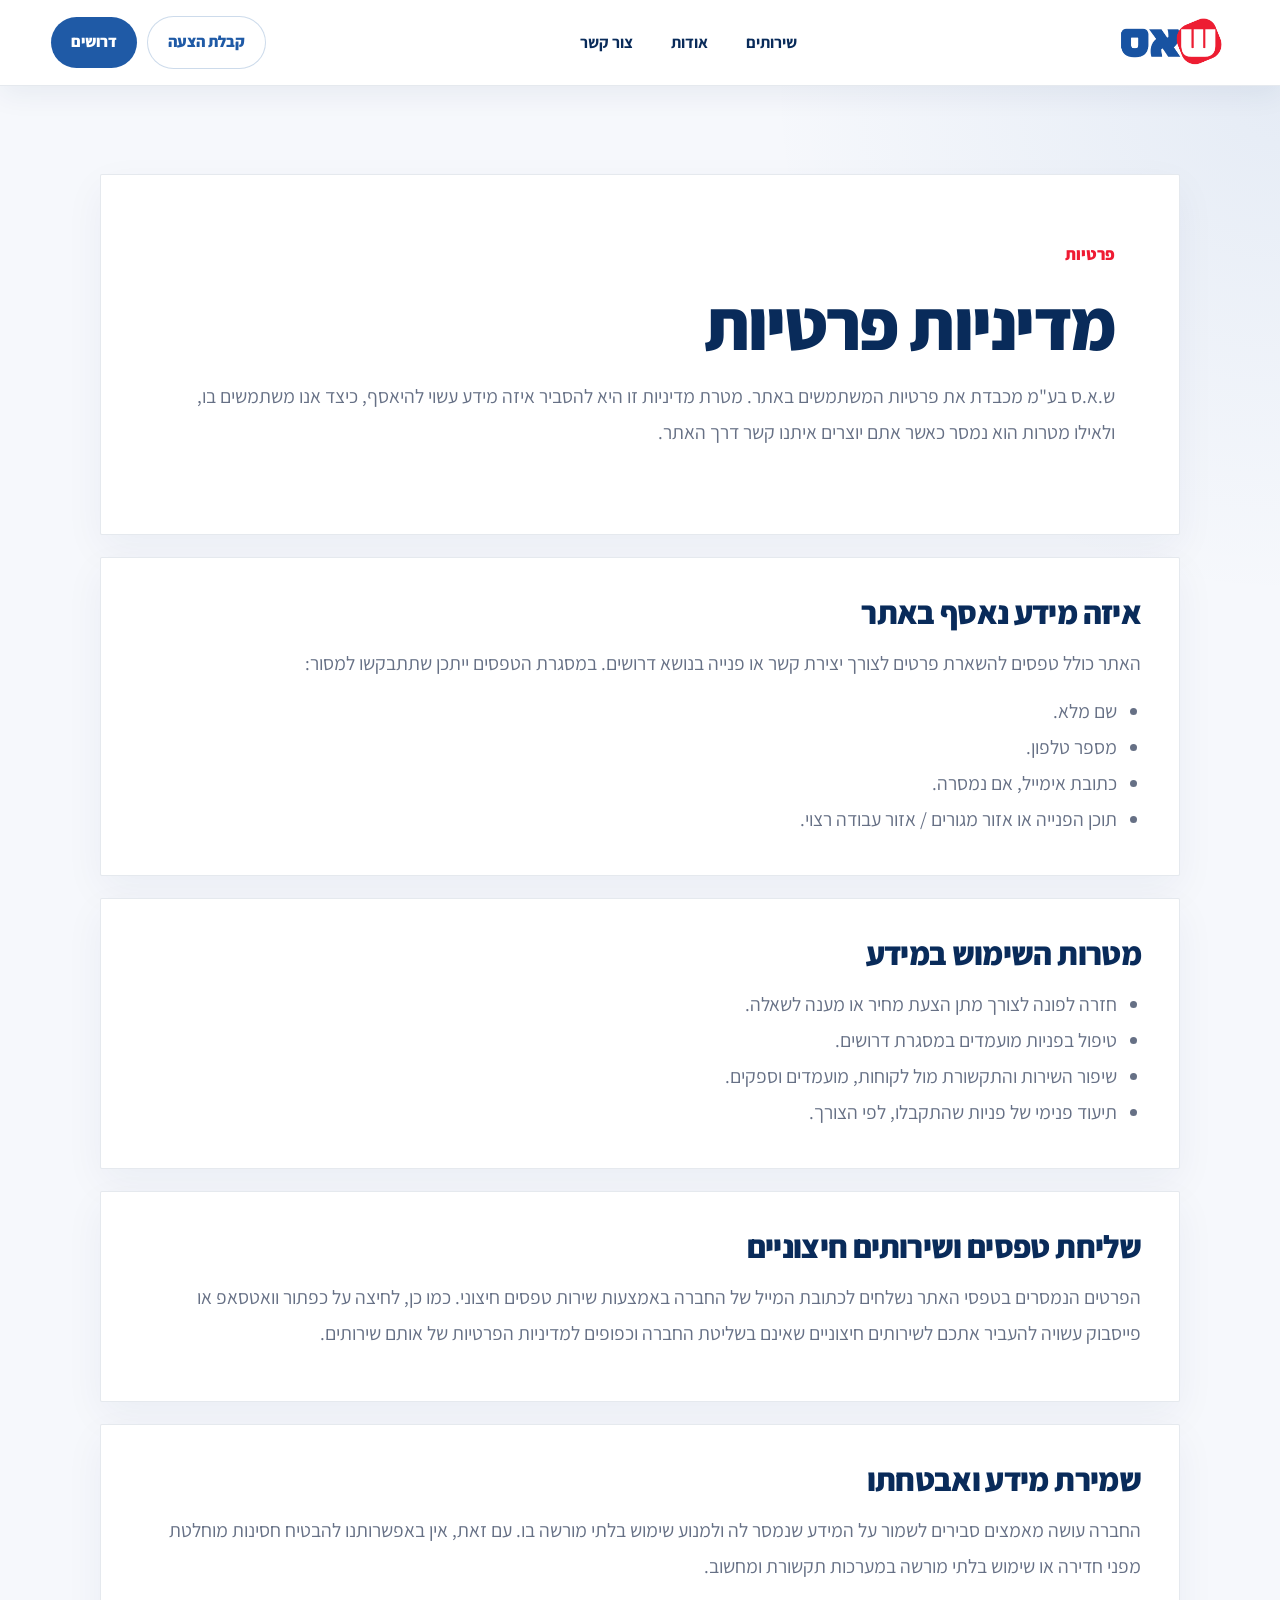
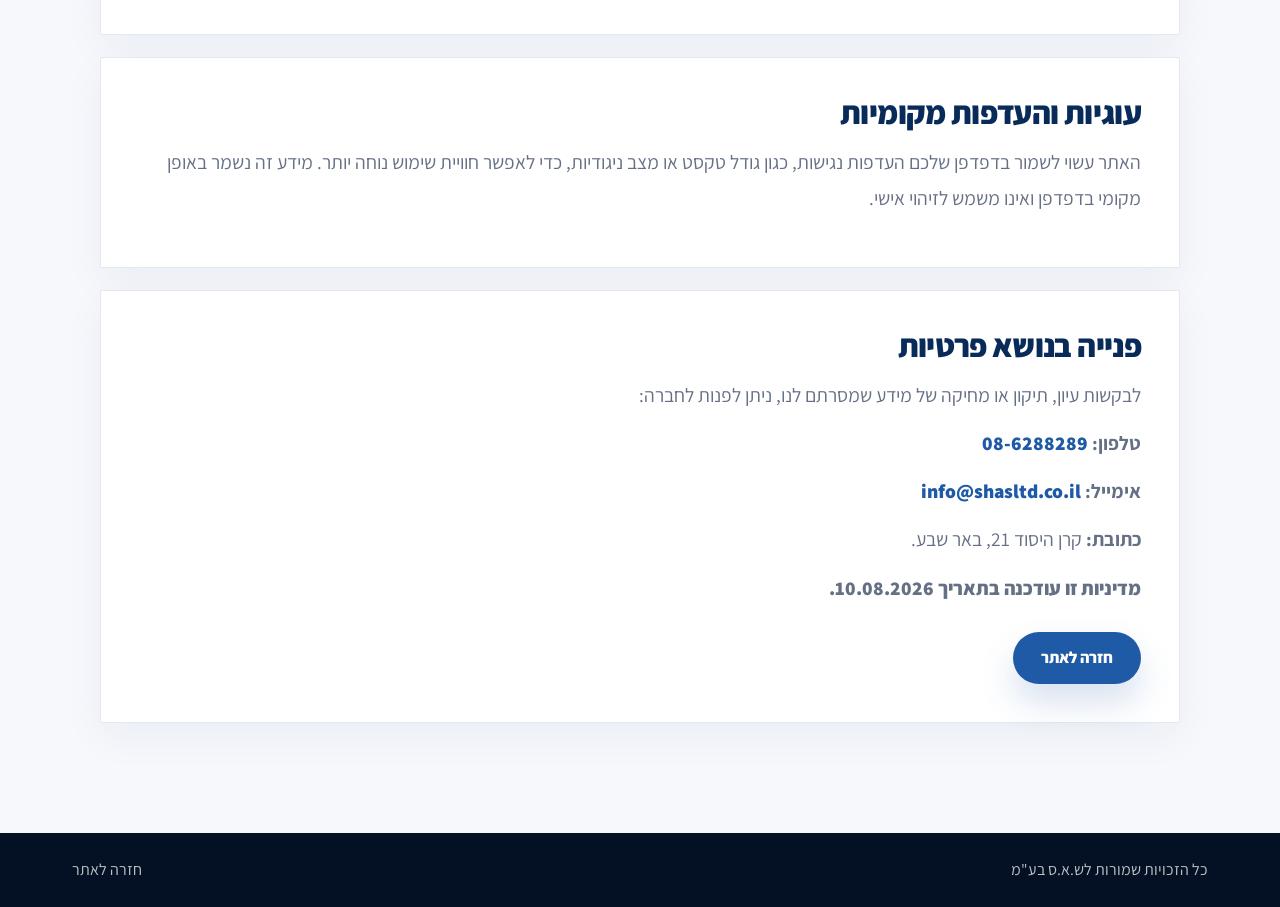
<file: privacy.html>
<!doctype html>
<html lang="he" dir="rtl">
  <head>
    <meta charset="utf-8" />
    <meta name="viewport" content="width=device-width, initial-scale=1" />
    <title>מדיניות פרטיות | ש.א.ס בע"מ</title>
    <meta
      name="description"
      content="מדיניות פרטיות לאתר ש.א.ס בע״מ, כולל מידע על טפסי יצירת קשר ודרושים."
    />
    <link rel="preconnect" href="https://fonts.googleapis.com" />
    <link rel="preconnect" href="https://fonts.gstatic.com" crossorigin />
    <link href="https://fonts.googleapis.com/css2?family=Assistant:wght@300;400;600;700;800;900&display=swap" rel="stylesheet" />
    <link rel="stylesheet" href="styles.css?v=20260810-legal-pages" />
  </head>
  <body class="cargo-preview legal-page">
    <header class="site-header">
      <a class="brand" href="index.html#top" aria-label="ש.א.ס עמוד הבית">
        <img class="brand-logo" src="assets/shas-logo.png" alt="לוגו ש.א.ס" />
      </a>
      <nav class="site-nav" aria-label="ניווט ראשי">
        <a href="index.html#services">שירותים</a>
        <a href="index.html#about">אודות</a>
        <a href="index.html#contact">צור קשר</a>
      </nav>
      <div class="header-actions" aria-label="פעולות מהירות">
        <a class="header-cta header-cta-secondary" href="index.html#jobs-form">דרושים</a>
        <a class="header-cta header-cta-primary" href="https://wa.me/97286288289" target="_blank" rel="noreferrer">קבלת הצעה</a>
      </div>
    </header>

    <main class="policy-page">
      <section class="policy-hero">
        <p class="eyebrow dark">פרטיות</p>
        <h1>מדיניות פרטיות</h1>
        <p>
          ש.א.ס בע"מ מכבדת את פרטיות המשתמשים באתר. מטרת מדיניות זו היא להסביר איזה מידע עשוי להיאסף,
          כיצד אנו משתמשים בו, ולאילו מטרות הוא נמסר כאשר אתם יוצרים איתנו קשר דרך האתר.
        </p>
      </section>

      <section class="policy-card">
        <h2>איזה מידע נאסף באתר</h2>
        <p>האתר כולל טפסים להשארת פרטים לצורך יצירת קשר או פנייה בנושא דרושים. במסגרת הטפסים ייתכן שתתבקשו למסור:</p>
        <ul>
          <li>שם מלא.</li>
          <li>מספר טלפון.</li>
          <li>כתובת אימייל, אם נמסרה.</li>
          <li>תוכן הפנייה או אזור מגורים / אזור עבודה רצוי.</li>
        </ul>
      </section>

      <section class="policy-card">
        <h2>מטרות השימוש במידע</h2>
        <ul>
          <li>חזרה לפונה לצורך מתן הצעת מחיר או מענה לשאלה.</li>
          <li>טיפול בפניות מועמדים במסגרת דרושים.</li>
          <li>שיפור השירות והתקשורת מול לקוחות, מועמדים וספקים.</li>
          <li>תיעוד פנימי של פניות שהתקבלו, לפי הצורך.</li>
        </ul>
      </section>

      <section class="policy-card">
        <h2>שליחת טפסים ושירותים חיצוניים</h2>
        <p>
          הפרטים הנמסרים בטפסי האתר נשלחים לכתובת המייל של החברה באמצעות שירות טפסים חיצוני.
          כמו כן, לחיצה על כפתור וואטסאפ או פייסבוק עשויה להעביר אתכם לשירותים חיצוניים שאינם בשליטת החברה
          וכפופים למדיניות הפרטיות של אותם שירותים.
        </p>
      </section>

      <section class="policy-card">
        <h2>שמירת מידע ואבטחתו</h2>
        <p>
          החברה עושה מאמצים סבירים לשמור על המידע שנמסר לה ולמנוע שימוש בלתי מורשה בו.
          עם זאת, אין באפשרותנו להבטיח חסינות מוחלטת מפני חדירה או שימוש בלתי מורשה במערכות תקשורת ומחשוב.
        </p>
      </section>

      <section class="policy-card">
        <h2>עוגיות והעדפות מקומיות</h2>
        <p>
          האתר עשוי לשמור בדפדפן שלכם העדפות נגישות, כגון גודל טקסט או מצב ניגודיות,
          כדי לאפשר חוויית שימוש נוחה יותר. מידע זה נשמר באופן מקומי בדפדפן ואינו משמש לזיהוי אישי.
        </p>
      </section>

      <section class="policy-card">
        <h2>פנייה בנושא פרטיות</h2>
        <p>
          לבקשות עיון, תיקון או מחיקה של מידע שמסרתם לנו, ניתן לפנות לחברה:
        </p>
        <p><strong>טלפון:</strong> <a href="tel:086288289">08-6288289</a></p>
        <p><strong>אימייל:</strong> <a href="mailto:info@shasltd.co.il">info@shasltd.co.il</a></p>
        <p><strong>כתובת:</strong> קרן היסוד 21, באר שבע.</p>
        <p class="accessibility-note">מדיניות זו עודכנה בתאריך 10.08.2026.</p>
        <a class="button primary policy-back" href="index.html#accessibility">חזרה לאתר</a>
      </section>
    </main>

    <footer class="site-footer">
      <span>כל הזכויות שמורות לש.א.ס בע"מ</span>
      <a href="index.html#top">חזרה לאתר</a>
    </footer>
  </body>
</html>
</file>
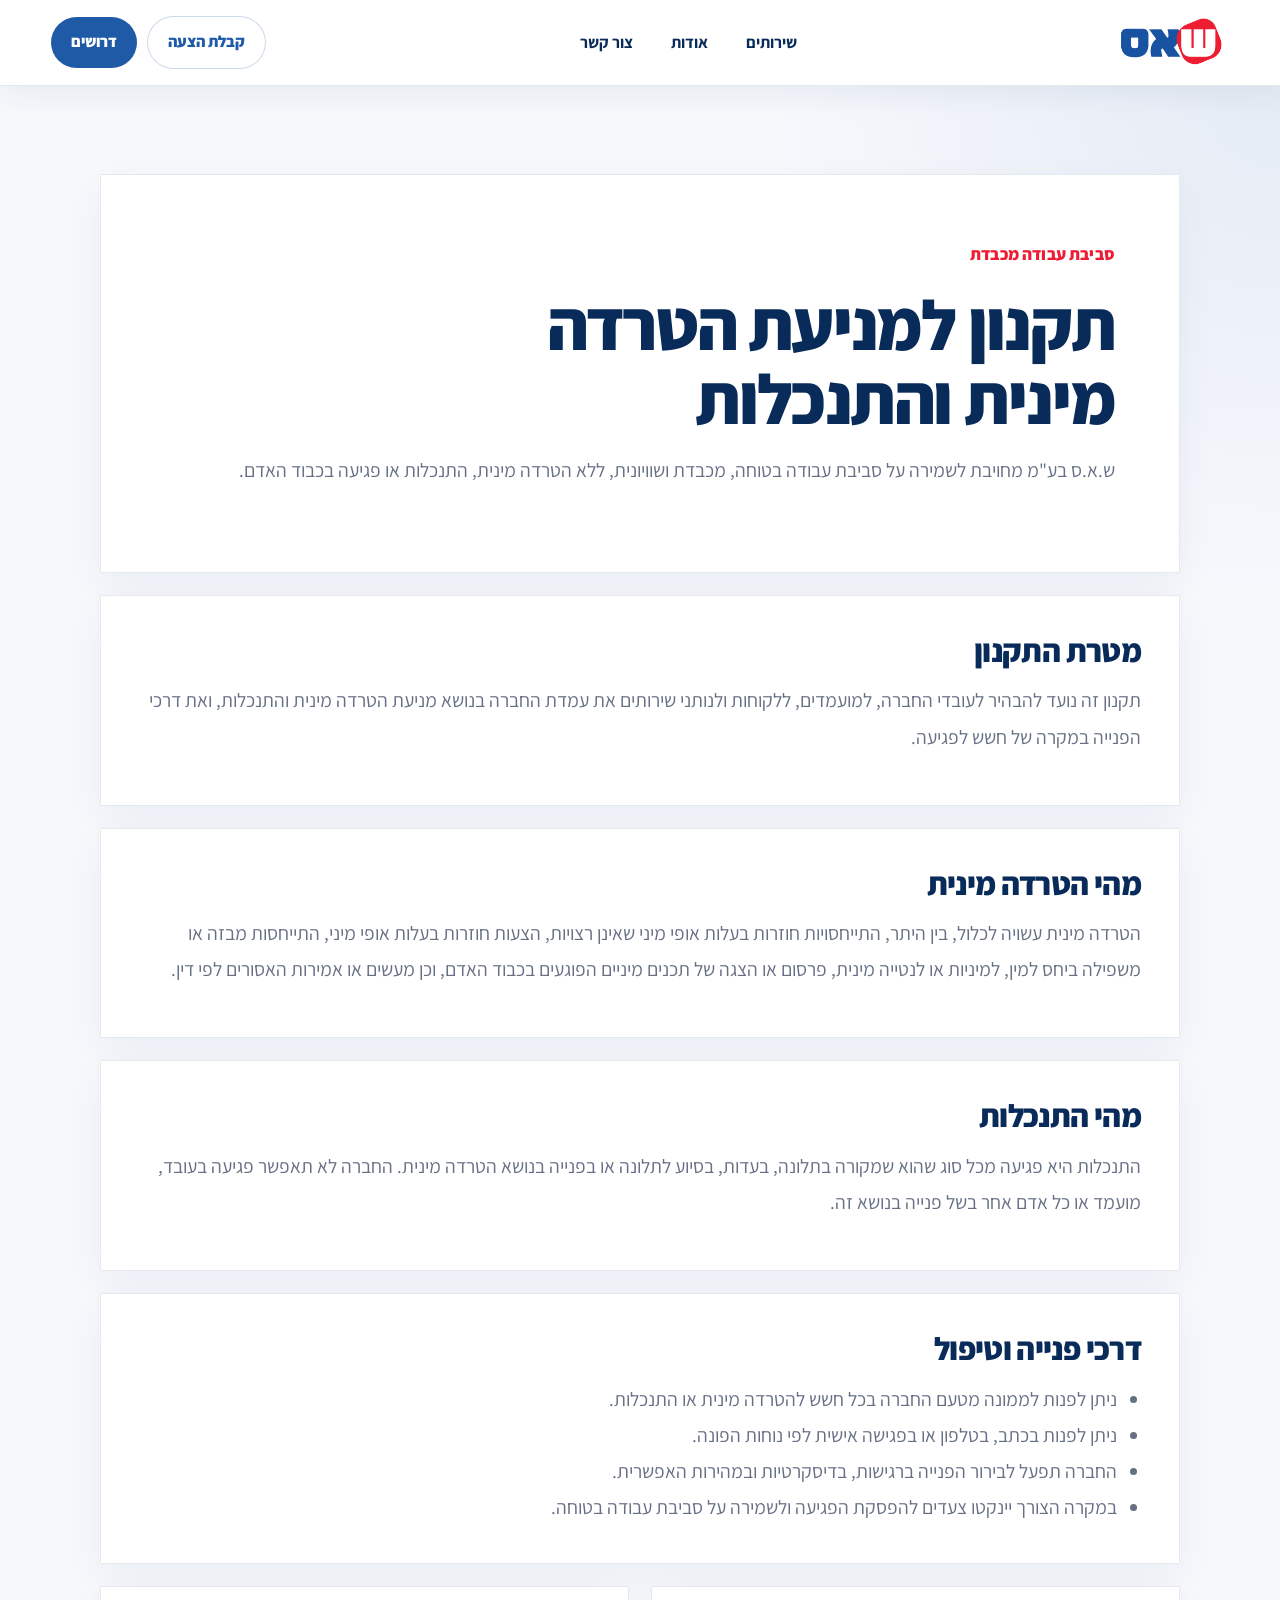
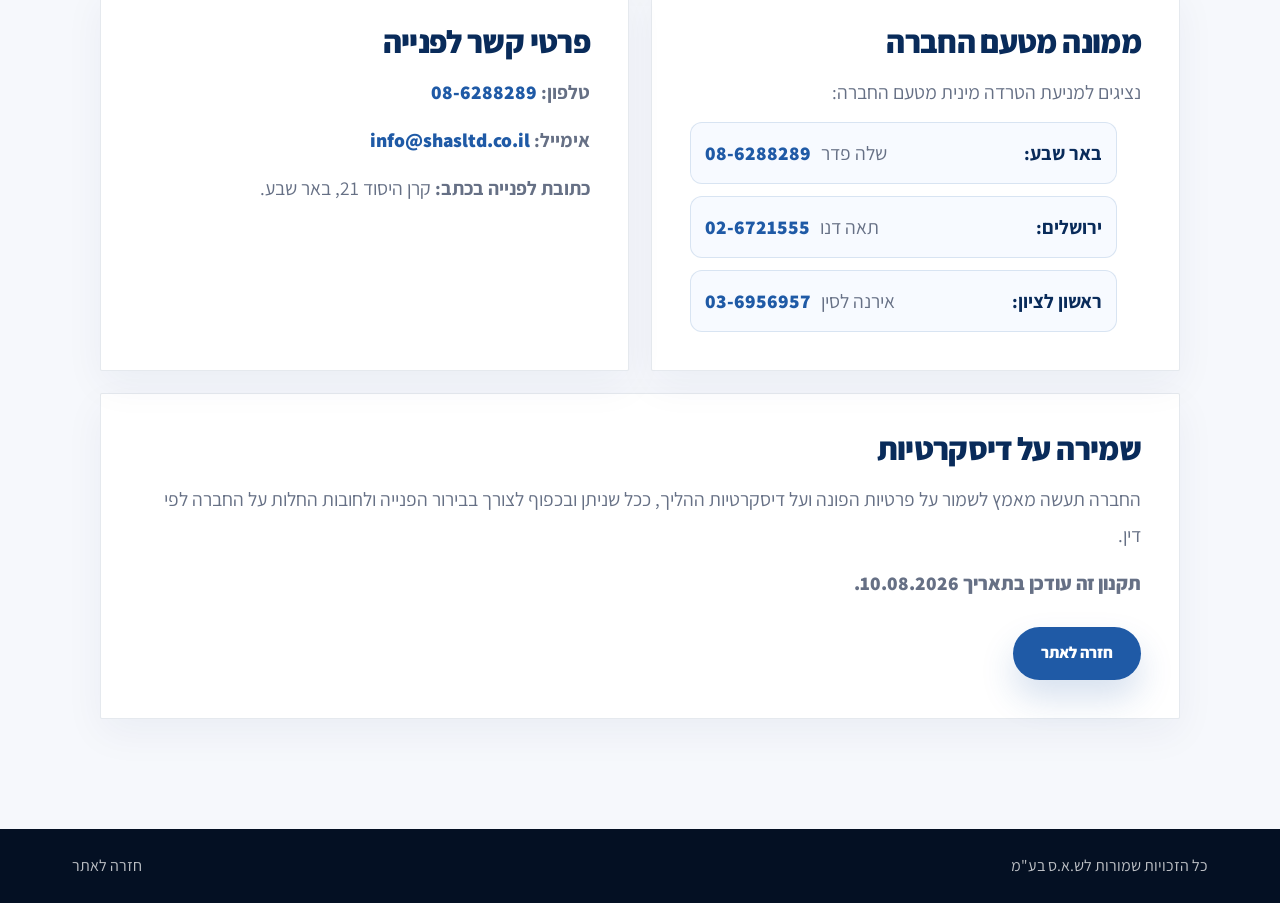
<file: sexual-harassment-policy.html>
<!doctype html>
<html lang="he" dir="rtl">
  <head>
    <meta charset="utf-8" />
    <meta name="viewport" content="width=device-width, initial-scale=1" />
    <title>תקנון למניעת הטרדה מינית | ש.א.ס בע"מ</title>
    <meta
      name="description"
      content="תקנון למניעת הטרדה מינית והתנכלות בש.א.ס בע״מ."
    />
    <link rel="preconnect" href="https://fonts.googleapis.com" />
    <link rel="preconnect" href="https://fonts.gstatic.com" crossorigin />
    <link href="https://fonts.googleapis.com/css2?family=Assistant:wght@300;400;600;700;800;900&display=swap" rel="stylesheet" />
    <link rel="stylesheet" href="styles.css?v=20260810-legal-pages" />
  </head>
  <body class="cargo-preview legal-page">
    <header class="site-header">
      <a class="brand" href="index.html#top" aria-label="ש.א.ס עמוד הבית">
        <img class="brand-logo" src="assets/shas-logo.png" alt="לוגו ש.א.ס" />
      </a>
      <nav class="site-nav" aria-label="ניווט ראשי">
        <a href="index.html#services">שירותים</a>
        <a href="index.html#about">אודות</a>
        <a href="index.html#contact">צור קשר</a>
      </nav>
      <div class="header-actions" aria-label="פעולות מהירות">
        <a class="header-cta header-cta-secondary" href="index.html#jobs-form">דרושים</a>
        <a class="header-cta header-cta-primary" href="https://wa.me/97286288289" target="_blank" rel="noreferrer">קבלת הצעה</a>
      </div>
    </header>

    <main class="policy-page">
      <section class="policy-hero">
        <p class="eyebrow dark">סביבת עבודה מכבדת</p>
        <h1>תקנון למניעת הטרדה מינית והתנכלות</h1>
        <p>
          ש.א.ס בע"מ מחויבת לשמירה על סביבת עבודה בטוחה, מכבדת ושוויונית,
          ללא הטרדה מינית, התנכלות או פגיעה בכבוד האדם.
        </p>
      </section>

      <section class="policy-card">
        <h2>מטרת התקנון</h2>
        <p>
          תקנון זה נועד להבהיר לעובדי החברה, למועמדים, ללקוחות ולנותני שירותים את עמדת החברה בנושא
          מניעת הטרדה מינית והתנכלות, ואת דרכי הפנייה במקרה של חשש לפגיעה.
        </p>
      </section>

      <section class="policy-card">
        <h2>מהי הטרדה מינית</h2>
        <p>
          הטרדה מינית עשויה לכלול, בין היתר, התייחסויות חוזרות בעלות אופי מיני שאינן רצויות,
          הצעות חוזרות בעלות אופי מיני, התייחסות מבזה או משפילה ביחס למין, למיניות או לנטייה מינית,
          פרסום או הצגה של תכנים מיניים הפוגעים בכבוד האדם, וכן מעשים או אמירות האסורים לפי דין.
        </p>
      </section>

      <section class="policy-card">
        <h2>מהי התנכלות</h2>
        <p>
          התנכלות היא פגיעה מכל סוג שהוא שמקורה בתלונה, בעדות, בסיוע לתלונה או בפנייה בנושא הטרדה מינית.
          החברה לא תאפשר פגיעה בעובד, מועמד או כל אדם אחר בשל פנייה בנושא זה.
        </p>
      </section>

      <section class="policy-card">
        <h2>דרכי פנייה וטיפול</h2>
        <ul>
          <li>ניתן לפנות לממונה מטעם החברה בכל חשש להטרדה מינית או התנכלות.</li>
          <li>ניתן לפנות בכתב, בטלפון או בפגישה אישית לפי נוחות הפונה.</li>
          <li>החברה תפעל לבירור הפנייה ברגישות, בדיסקרטיות ובמהירות האפשרית.</li>
          <li>במקרה הצורך יינקטו צעדים להפסקת הפגיעה ולשמירה על סביבת עבודה בטוחה.</li>
        </ul>
      </section>

      <section class="policy-grid">
        <article class="policy-card">
          <h2>ממונה מטעם החברה</h2>
          <p>נציגים למניעת הטרדה מינית מטעם החברה:</p>
          <ul class="representatives-list">
            <li>
              <strong>באר שבע:</strong>
              <span>שלה פדר</span>
              <a href="tel:086288289">08-6288289</a>
            </li>
            <li>
              <strong>ירושלים:</strong>
              <span>תאה דנו</span>
              <a href="tel:026721555">02-6721555</a>
            </li>
            <li>
              <strong>ראשון לציון:</strong>
              <span>אירנה לסין</span>
              <a href="tel:036956957">03-6956957</a>
            </li>
          </ul>
        </article>
        <article class="policy-card">
          <h2>פרטי קשר לפנייה</h2>
          <p><strong>טלפון:</strong> <a href="tel:086288289">08-6288289</a></p>
          <p><strong>אימייל:</strong> <a href="mailto:info@shasltd.co.il">info@shasltd.co.il</a></p>
          <p><strong>כתובת לפנייה בכתב:</strong> קרן היסוד 21, באר שבע.</p>
        </article>
      </section>

      <section class="policy-card">
        <h2>שמירה על דיסקרטיות</h2>
        <p>
          החברה תעשה מאמץ לשמור על פרטיות הפונה ועל דיסקרטיות ההליך, ככל שניתן ובכפוף לצורך בבירור הפנייה
          ולחובות החלות על החברה לפי דין.
        </p>
        <p class="accessibility-note">תקנון זה עודכן בתאריך 10.08.2026.</p>
        <a class="button primary policy-back" href="index.html#accessibility">חזרה לאתר</a>
      </section>
    </main>

    <footer class="site-footer">
      <span>כל הזכויות שמורות לש.א.ס בע"מ</span>
      <a href="index.html#top">חזרה לאתר</a>
    </footer>
  </body>
</html>
</file>
<file: styles.css>
:root {
  --blue: #1f5aa6;
  --blue-dark: #092b5a;
  --red: #ef1b33;
  --ink: #101828;
  --muted: #667085;
  --line: #d8e0ec;
  --paper: #f6f8fc;
  --paper-strong: #edf2f8;
  --white: #ffffff;
  --shadow: 0 24px 70px rgba(16, 24, 40, 0.14);
  --soft-shadow: 0 14px 34px rgba(16, 24, 40, 0.08);
  --radius: 22px;
  --radius-small: 14px;
}

* {
  box-sizing: border-box;
}

html {
  scroll-behavior: smooth;
  font-size: calc(16px * var(--a11y-font-scale, 1));
}

body {
  margin: 0;
  color: var(--ink);
  background:
    radial-gradient(circle at 92% 2%, rgba(31, 90, 166, 0.08), transparent 30%),
    linear-gradient(180deg, #ffffff 0, var(--paper) 820px),
    var(--paper);
  font-family: Arial, "Helvetica Neue", sans-serif;
  line-height: 1.65;
  overflow-x: hidden;
}

a {
  color: inherit;
  text-decoration: none;
}

a:focus-visible,
button:focus-visible,
input:focus-visible,
textarea:focus-visible {
  outline: 3px solid #ffbf47;
  outline-offset: 4px;
}

.site-header {
  position: sticky;
  top: 0;
  z-index: 20;
  display: grid;
  grid-template-columns: auto 1fr auto;
  align-items: center;
  gap: 28px;
  min-height: 76px;
  padding: 12px clamp(18px, 4vw, 56px);
  border-bottom: 1px solid rgba(216, 224, 236, 0.7);
  background: rgba(255, 255, 255, 0.92);
  box-shadow: 0 16px 34px rgba(16, 24, 40, 0.07);
  backdrop-filter: blur(16px);
}

.brand img,
.brand-logo {
  display: block;
  width: 112px;
  max-width: 112px;
  height: auto;
}

.site-nav {
  display: flex;
  justify-content: center;
  gap: clamp(18px, 3vw, 36px);
  color: var(--blue-dark);
  font-weight: 800;
}

.site-nav a {
  position: relative;
  padding: 10px 0;
}

.site-nav a::after {
  position: absolute;
  right: 0;
  bottom: 4px;
  width: 0;
  height: 3px;
  border-radius: 999px;
  background: var(--red);
  content: "";
  transition: width 180ms ease;
}

.site-nav a:hover::after {
  width: 100%;
}

.site-nav a:hover,
.site-footer a:hover {
  color: var(--red);
}

.header-actions {
  display: inline-flex;
  align-items: center;
  gap: 10px;
  direction: ltr;
  white-space: nowrap;
}

.header-cta,
.button {
  display: inline-flex;
  min-height: 48px;
  align-items: center;
  justify-content: center;
  border-radius: var(--radius-small);
  font-weight: 900;
}

.header-cta {
  padding: 12px 20px;
  direction: rtl;
  background: linear-gradient(135deg, var(--blue), var(--blue-dark));
  color: var(--white);
  box-shadow: 0 12px 24px rgba(31, 90, 166, 0.18);
}

.header-cta-primary {
  order: 2;
  border: 1px solid rgba(31, 90, 166, 0.24);
  background: #ffffff;
  color: var(--blue);
  box-shadow: none;
}

.header-cta-secondary {
  order: 1;
  border: 0;
  background: linear-gradient(135deg, var(--blue), var(--blue-dark));
  color: var(--white);
  box-shadow: 0 12px 24px rgba(31, 90, 166, 0.18);
}

.hero {
  position: relative;
  display: grid;
  min-height: min(650px, 82vh);
  align-items: center;
  overflow: hidden;
  color: var(--ink);
  background: var(--white);
}

.hero::before {
  position: absolute;
  inset: auto 0 0 auto;
  z-index: 1;
  width: min(42%, 520px);
  height: 7px;
  background: linear-gradient(90deg, var(--red), var(--blue));
  content: "";
}

.hero-image,
.hero-overlay {
  position: absolute;
  inset: 0;
  width: 100%;
  height: 100%;
}

.hero-image {
  object-fit: cover;
  object-position: 42% center;
  transform: scale(1.01);
}

.hero-overlay {
  background:
    linear-gradient(90deg, rgba(255, 255, 255, 0.04), rgba(255, 255, 255, 0.24) 38%, rgba(255, 255, 255, 0.88) 66%, #ffffff),
    linear-gradient(180deg, rgba(255, 255, 255, 0.06), rgba(255, 255, 255, 0.82));
}

.hero-content {
  position: relative;
  z-index: 2;
  max-width: 600px;
  margin-inline-start: auto;
  margin-inline-end: clamp(18px, 5vw, 72px);
  padding: clamp(34px, 5vw, 54px);
  border: 1px solid rgba(255, 255, 255, 0.72);
  border-radius: var(--radius);
  background: rgba(255, 255, 255, 0.78);
  box-shadow: 0 28px 80px rgba(9, 43, 90, 0.12);
  backdrop-filter: blur(14px);
  text-align: right;
  direction: rtl;
}

.eyebrow {
  display: inline-flex;
  align-items: center;
  gap: 10px;
  margin: 0 0 16px;
  color: var(--red);
  font-weight: 900;
}

.eyebrow::before {
  display: none;
  content: none;
}

.eyebrow.dark {
  color: var(--red);
}

h1,
h2,
h3,
p {
  margin-top: 0;
}

h1 {
  max-width: 620px;
  margin-bottom: 18px;
  color: var(--blue-dark);
  font-size: clamp(2.05rem, 4vw, 3.65rem);
  line-height: 1.08;
  letter-spacing: 0;
}

h2 {
  margin-bottom: 18px;
  color: var(--blue-dark);
  font-size: clamp(2rem, 4vw, 3.35rem);
  line-height: 1.12;
  letter-spacing: 0;
}

h3 {
  margin-bottom: 10px;
  color: var(--blue-dark);
  font-size: 1.26rem;
}

.hero-content p:not(.eyebrow) {
  max-width: 560px;
  color: var(--muted);
  font-size: clamp(1.05rem, 2vw, 1.24rem);
}

.hero-actions {
  display: flex;
  flex-wrap: wrap;
  gap: 14px;
  margin-top: 32px;
}

.button {
  padding: 13px 24px;
  transition: transform 180ms ease, box-shadow 180ms ease, color 180ms ease, background 180ms ease;
}

.button.primary {
  background: linear-gradient(135deg, var(--red), #c91025);
  color: var(--white);
  box-shadow: 0 14px 28px rgba(239, 27, 51, 0.2);
}

.button.mail {
  border: 1px solid rgba(10, 53, 104, 0.18);
  background: var(--blue);
  color: var(--white);
  box-shadow: 0 14px 28px rgba(29, 91, 172, 0.18);
}

.button.ghost {
  border: 1px solid var(--line);
  color: var(--blue-dark);
  background: var(--white);
  box-shadow: 0 10px 22px rgba(16, 24, 40, 0.07);
}

.button:hover,
.header-cta:hover {
  transform: translateY(-2px);
}

.signal-strip {
  position: relative;
  z-index: 4;
  display: grid;
  grid-template-columns: repeat(4, 1fr);
  max-width: 1120px;
  margin: -28px auto 0;
  border: 1px solid rgba(216, 224, 236, 0.72);
  border-radius: var(--radius);
  background: var(--white);
  box-shadow: var(--soft-shadow);
  overflow: hidden;
}

.signal-strip div {
  padding: 22px 22px;
  border-inline-start: 1px solid var(--line);
  background:
    linear-gradient(180deg, rgba(31, 90, 166, 0.035), transparent),
    var(--white);
}

.signal-strip div:last-child {
  border-inline-start: 0;
}

.signal-strip strong {
  display: block;
  color: var(--blue-dark);
  font-size: clamp(1.2rem, 2.1vw, 1.75rem);
  line-height: 1;
}

.signal-strip span {
  color: var(--muted);
  font-weight: 800;
}

.section {
  max-width: 1120px;
  margin: 0 auto;
  padding: clamp(76px, 9vw, 124px) clamp(20px, 4vw, 34px);
}

.section-heading {
  max-width: 760px;
  margin-bottom: 40px;
}

.section-heading h2,
.profile-copy h2,
.trust-copy h2,
.contact-copy h2,
.employee-copy h2 {
  position: relative;
}

.section-heading h2::after,
.profile-copy h2::after,
.trust-copy h2::after,
.contact-copy h2::after,
.employee-copy h2::after {
  display: none;
  content: none;
}

.section-heading p,
.service-card p,
.why-list p,
.process-grid p,
.profile-copy p,
.trust-copy p,
.employee-copy p,
.contact-copy p {
  color: var(--muted);
  font-size: 1.05rem;
}

.service-grid {
  display: grid;
  grid-template-columns: repeat(auto-fit, minmax(190px, 1fr));
  gap: 18px;
}

.service-card {
  position: relative;
  min-height: 120px;
  padding: 18px 22px 16px;
  border: 1px solid var(--line);
  border-radius: var(--radius);
  background:
    linear-gradient(180deg, #ffffff 0%, #fbfcff 100%);
  box-shadow: 0 16px 34px rgba(16, 24, 40, 0.06);
  overflow: hidden;
  transition: transform 180ms ease, box-shadow 180ms ease, border-color 180ms ease;
}

.service-card::before {
  position: absolute;
  inset: 0 0 auto;
  height: 5px;
  background: linear-gradient(90deg, var(--red), var(--blue));
  content: "";
}

.service-card span {
  display: grid;
  width: 44px;
  height: 44px;
  margin-bottom: 24px;
  place-items: center;
  border-radius: 14px;
  background: rgba(239, 27, 51, 0.08);
  color: var(--red);
  font-weight: 900;
}

.service-card:hover {
  transform: translateY(-4px);
  border-color: rgba(31, 90, 166, 0.28);
  box-shadow: 0 24px 54px rgba(16, 24, 40, 0.1);
}

.why-band {
  background:
    linear-gradient(180deg, #ffffff, #f8fafd);
}

.profile-section {
  display: grid;
  grid-template-columns: minmax(0, 0.9fr) minmax(0, 1.1fr);
  gap: clamp(28px, 5vw, 60px);
  max-width: 1120px;
  margin: 0 auto;
  padding: clamp(38px, 4.5vw, 62px) clamp(20px, 4vw, 34px) clamp(76px, 9vw, 124px);
  align-items: center;
}

.profile-image {
  position: relative;
  overflow: hidden;
  border: 1px solid var(--line);
  border-radius: var(--radius);
  box-shadow: var(--soft-shadow);
}

.profile-image img {
  display: block;
  width: 100%;
  height: 420px;
  object-fit: cover;
  object-position: center;
}

.profile-image .about-slide-one {
  animation: aboutSlideOne 21s ease-in-out infinite;
}

.profile-image .about-slide-two,
.profile-image .about-slide-three {
  position: absolute;
  inset: 0;
  opacity: 0;
}

.profile-image .about-slide-two {
  animation: aboutSlideTwo 21s ease-in-out infinite;
}

.profile-image .about-slide-three {
  animation: aboutSlideThree 21s ease-in-out infinite;
}

@keyframes aboutSlideOne {
  0%, 26% {
    opacity: 1;
  }

  35%, 91% {
    opacity: 0;
  }

  100% {
    opacity: 1;
  }
}

@keyframes aboutSlideTwo {
  0%, 26% {
    opacity: 0;
  }

  35%, 59% {
    opacity: 1;
  }

  68%, 100% {
    opacity: 0;
  }
}

@keyframes aboutSlideThree {
  0%, 59% {
    opacity: 0;
  }

  68%, 91% {
    opacity: 1;
  }

  100% {
    opacity: 0;
  }
}

.why-layout {
  display: grid;
  grid-template-columns: minmax(0, 0.85fr) minmax(0, 1.15fr);
  gap: clamp(30px, 6vw, 70px);
  align-items: start;
}

.why-list {
  display: grid;
  gap: 16px;
}

.why-list div {
  padding: 17px 22px;
  border-right: 5px solid var(--red);
  border-radius: var(--radius-small);
  background: var(--paper);
  box-shadow: 0 10px 24px rgba(16, 24, 40, 0.05);
}

.process-grid {
  display: grid;
  grid-template-columns: repeat(3, 1fr);
  gap: 18px;
}

.process-grid article {
  padding: 28px;
  border: 1px solid var(--line);
  border-radius: var(--radius);
  background: var(--white);
  box-shadow: 0 12px 26px rgba(16, 24, 40, 0.05);
}

.process-grid span {
  display: grid;
  width: 44px;
  height: 44px;
  margin-bottom: 18px;
  place-items: center;
  border-radius: 14px;
  background: linear-gradient(135deg, var(--blue), var(--blue-dark));
  color: var(--white);
  font-weight: 900;
}

.trust-section {
  background: var(--white);
}

.trust-layout {
  display: grid;
  grid-template-columns: minmax(0, 0.9fr) minmax(0, 1.1fr);
  gap: clamp(28px, 5vw, 56px);
  align-items: center;
}

.trust-grid {
  display: grid;
  grid-template-columns: repeat(3, 1fr);
  gap: 14px;
}

.trust-grid div {
  min-height: 150px;
  padding: 26px;
  border: 1px solid var(--line);
  border-radius: var(--radius);
  background:
    linear-gradient(180deg, #ffffff 0%, var(--paper) 100%);
  box-shadow: 0 10px 24px rgba(16, 24, 40, 0.05);
}

.trust-grid strong {
  display: block;
  margin-bottom: 12px;
  color: var(--blue-dark);
  font-size: 1.22rem;
  line-height: 1.35;
}

.trust-grid span {
  color: var(--muted);
  font-weight: 800;
}

.trust-grid .cert-card {
  display: grid;
  gap: 12px;
  align-content: center;
  justify-items: start;
  padding-inline: 20px;
  text-align: right;
}

.trust-grid .cert-card strong {
  font-size: 1.08rem;
}

.client-carousel {
  display: grid;
  grid-template-columns: 44px minmax(0, 1fr) 44px;
  align-items: center;
  gap: 12px;
  max-width: 1120px;
  margin: -48px auto 0;
  padding: 0 clamp(20px, 4vw, 34px) clamp(60px, 7vw, 86px);
}

.client-strip {
  position: relative;
  overflow: hidden;
  padding: 4px 0 18px;
  direction: ltr;
}

.client-strip::before,
.client-strip::after {
  position: absolute;
  z-index: 2;
  top: 0;
  bottom: 14px;
  width: 52px;
  content: "";
  pointer-events: none;
}

.client-strip::before {
  left: 0;
  background: linear-gradient(90deg, var(--light), transparent);
}

.client-strip::after {
  right: 0;
  background: linear-gradient(270deg, var(--light), transparent);
}

.client-track {
  display: flex;
  gap: 14px;
  width: max-content;
  will-change: transform;
}

.client-track.dragging {
  cursor: grabbing;
  user-select: none;
}

.client-logo {
  display: grid;
  flex: 0 0 160px;
  min-height: 92px;
  place-items: center;
  padding: 18px 22px;
  border: 1px solid var(--line);
  border-radius: var(--radius-small);
  background: var(--white);
  box-shadow: 0 10px 24px rgba(16, 24, 40, 0.055);
}

.client-logo img {
  display: block;
  width: auto;
  max-width: 118px;
  max-height: 58px;
  object-fit: contain;
}

.client-logo img[src*="gazit-globe"],
.client-logo img[src*="jerusalem-emblem"],
.client-logo img[src*="freshmarket"],
.client-logo img[src*="machsanei-hashuk"] {
  max-height: 72px;
}

.client-logo img[src*="bezeq"],
.client-logo img[src*="brinks"] {
  max-height: 42px;
}

.client-arrow {
  display: grid;
  width: 44px;
  height: 44px;
  place-items: center;
  border: 1px solid rgba(10, 53, 104, 0.18);
  border-radius: 999px;
  background: var(--white);
  color: var(--blue-dark);
  cursor: pointer;
  font-size: 2rem;
  font-weight: 800;
  line-height: 1;
  box-shadow: 0 10px 22px rgba(16, 24, 40, 0.08);
  transition: 0.2s ease;
}

.client-arrow:hover,
.client-arrow:focus-visible {
  background: var(--blue);
  color: var(--white);
  transform: translateY(-2px);
}

.employee-section {
  display: grid;
  grid-template-columns: minmax(0, 1fr) minmax(320px, 0.82fr);
  gap: 42px;
  align-items: center;
  padding: clamp(42px, 5.5vw, 70px) clamp(20px, 6vw, 72px) clamp(64px, 8vw, 96px);
  background:
    linear-gradient(135deg, var(--blue-dark), #061a36);
  color: var(--white);
}

.employee-copy h2 {
  color: var(--white);
}

.employee-copy {
  justify-self: center;
  text-align: center;
}

.employee-copy .eyebrow {
  text-align: center;
}

.employee-title-row {
  display: grid;
  align-items: center;
  justify-items: center;
  justify-content: center;
  gap: 12px;
  text-align: center;
}

.employee-title-row h2 {
  margin: 0;
  max-width: 780px;
  text-align: center;
  text-wrap: balance;
}

.robot-worker {
  position: relative;
  display: inline-block;
  width: 76px;
  height: 88px;
  filter: drop-shadow(0 12px 22px rgba(0, 0, 0, 0.18));
  animation: robotFloat 2.4s ease-in-out infinite;
}

.robot-antenna {
  position: absolute;
  top: 1px;
  right: 36px;
  width: 3px;
  height: 13px;
  border-radius: 999px;
  background: #ffffff;
}

.robot-antenna::before {
  position: absolute;
  top: -6px;
  right: -4px;
  width: 11px;
  height: 11px;
  border-radius: 50%;
  background: var(--red);
  content: "";
}

.robot-head {
  position: absolute;
  top: 15px;
  right: 14px;
  display: flex;
  justify-content: space-around;
  align-items: center;
  width: 48px;
  height: 34px;
  border: 3px solid rgba(255, 255, 255, 0.92);
  border-radius: 14px;
  background: linear-gradient(135deg, #ffffff, #dfeaff);
}

.robot-eye {
  width: 8px;
  height: 8px;
  border-radius: 50%;
  background: var(--blue);
  animation: robotBlink 3.2s ease-in-out infinite;
}

.robot-body {
  position: absolute;
  top: 52px;
  right: 18px;
  width: 40px;
  height: 28px;
  border-radius: 10px 10px 12px 12px;
  background: linear-gradient(135deg, var(--blue), var(--blue-dark));
}

.robot-screen {
  position: absolute;
  top: 8px;
  right: 12px;
  width: 16px;
  height: 7px;
  border-radius: 999px;
  background: rgba(255, 255, 255, 0.82);
}

.robot-arm {
  position: absolute;
  top: 10px;
  width: 22px;
  height: 6px;
  border-radius: 999px;
  background: #ffffff;
  transform-origin: center;
  animation: robotTyping 0.72s ease-in-out infinite;
}

.robot-arm-right {
  right: -18px;
  transform: rotate(-18deg);
}

.robot-arm-left {
  left: -18px;
  transform: rotate(18deg);
  animation-delay: 0.2s;
}

.robot-desk {
  position: absolute;
  right: 5px;
  bottom: 0;
  width: 66px;
  height: 8px;
  border-radius: 999px;
  background: rgba(255, 255, 255, 0.86);
}

.employee-copy p {
  color: rgba(255, 255, 255, 0.78);
  max-width: 760px;
  margin-inline: auto;
  text-align: center;
}

.employee-panel {
  display: grid;
  gap: 12px;
  padding: 28px;
  border: 1px solid rgba(255, 255, 255, 0.14);
  border-radius: var(--radius);
  background: rgba(255, 255, 255, 0.08);
}

.employee-panel span,
.employee-panel a {
  padding: 14px 16px;
  border-radius: var(--radius-small);
  background: var(--white);
  color: var(--blue-dark);
  font-weight: 900;
}

.employee-panel a {
  background: var(--red);
  color: var(--white);
  text-align: center;
}

.contact-section {
  display: grid;
  grid-template-columns: minmax(0, 0.9fr) minmax(300px, 0.7fr) minmax(320px, 0.9fr);
  gap: 26px;
  align-items: center;
  padding: clamp(64px, 8vw, 100px) clamp(20px, 6vw, 72px);
  background:
    radial-gradient(circle at 10% 10%, rgba(239, 27, 51, 0.16), transparent 30%),
    linear-gradient(135deg, var(--blue-dark), #041023);
  color: var(--white);
}

.contact-copy h2 {
  color: var(--white);
}

.contact-copy p {
  max-width: 680px;
  color: rgba(255, 255, 255, 0.78);
}

.contact-panel {
  display: grid;
  gap: 10px;
  padding: 28px;
  border-radius: var(--radius);
  background: var(--white);
  color: var(--blue-dark);
  box-shadow: var(--soft-shadow);
}

.contact-panel span,
.contact-panel a {
  padding: 12px 0;
  border-bottom: 1px solid var(--line);
  font-weight: 900;
}

.contact-panel a {
  color: var(--blue);
}

.contact-panel .whatsapp-contact-link {
  display: flex;
  align-items: center;
  justify-content: flex-start;
  gap: 10px;
  width: 100%;
  direction: rtl;
  text-align: right;
  color: #128c4a;
}

.whatsapp-contact-link img {
  width: 26px;
  height: 26px;
  flex: 0 0 26px;
}

.whatsapp-contact-link span {
  padding: 0;
  border: 0;
}

.whatsapp-contact-link:hover span,
.whatsapp-contact-link:focus-visible span {
  text-decoration: underline;
}

.contact-form {
  display: grid;
  gap: 12px;
  scroll-margin-top: 120px;
  padding: 28px;
  border: 1px solid rgba(255, 255, 255, 0.12);
  border-radius: var(--radius);
  background: rgba(255, 255, 255, 0.08);
  box-shadow: 0 20px 46px rgba(0, 0, 0, 0.16);
}

.contact-form label {
  display: grid;
  gap: 6px;
  color: var(--white);
  font-weight: 900;
}

.contact-form input,
.contact-form textarea {
  width: 100%;
  border: 1px solid rgba(255, 255, 255, 0.18);
  border-radius: var(--radius-small);
  padding: 12px 14px;
  background: rgba(255, 255, 255, 0.95);
  color: var(--ink);
}

.contact-form textarea {
  resize: vertical;
}

.contact-form button {
  min-height: 48px;
  border: 0;
  border-radius: var(--radius-small);
  padding: 14px 16px;
  background: linear-gradient(135deg, var(--red), #c91025);
  color: var(--white);
  font: inherit;
  font-size: 1rem;
  font-weight: 900;
  line-height: 1.2;
  cursor: pointer;
}

#contact-form {
  grid-template-columns: repeat(2, minmax(0, 1fr));
}

#contact-form .form-heading,
#contact-form label:nth-of-type(3),
#contact-form label:nth-of-type(4),
#contact-form button {
  grid-column: 1 / -1;
}

.jobs-form {
  grid-column: 1 / -1;
  grid-template-columns: repeat(2, minmax(0, 1fr));
  align-items: end;
  width: min(100%, 1120px);
  margin-inline: auto;
  margin-top: 6px;
  padding: clamp(24px, 4vw, 34px);
  background:
    linear-gradient(135deg, rgba(255, 255, 255, 0.14), rgba(255, 255, 255, 0.06));
}

.jobs-form .form-heading {
  grid-column: 1 / -1;
  display: grid;
  gap: 6px;
  justify-items: center;
  text-align: center;
}

.jobs-form .form-heading .eyebrow {
  margin: 0;
  justify-self: center;
  max-width: 980px;
  color: var(--white);
  font-size: clamp(1.15rem, 2.1vw, 1.75rem);
  font-weight: 900;
  letter-spacing: 0;
  line-height: 1.35;
  text-align: center;
  text-wrap: balance;
}

.jobs-form h3 {
  margin: 0;
  color: var(--white);
  font-size: clamp(1.5rem, 3vw, 2.25rem);
}

.jobs-form .form-heading p:last-child {
  margin: 0;
  color: rgba(255, 255, 255, 0.76);
}

.quote-form-heading {
  grid-column: 1 / -1;
  text-align: center;
}

.quote-form-heading h3 {
  margin: 0 0 6px;
  color: var(--white);
  font-size: clamp(1.4rem, 2.6vw, 2rem);
  font-weight: 900;
}

.jobs-form button {
  grid-column: 1 / -1;
  width: 100%;
  min-width: 0;
}

.jobs-form label:nth-of-type(3) {
  grid-column: 1 / -1;
  width: min(100%, 720px);
  justify-self: center;
}

.jobs-form label:nth-of-type(1),
.jobs-form label:nth-of-type(2),
.jobs-form label:nth-of-type(1) input,
.jobs-form label:nth-of-type(2) input,
.jobs-form label:nth-of-type(3),
.jobs-form label:nth-of-type(3) input {
  text-align: center;
}

.accessibility-statement {
  max-width: 1120px;
  margin: 0 auto;
  padding: clamp(64px, 8vw, 100px) clamp(20px, 4vw, 34px);
  background: var(--paper);
}

.accessibility-statement > div {
  max-width: 850px;
  padding: clamp(28px, 5vw, 46px);
  border: 1px solid var(--line);
  border-radius: var(--radius);
  background: var(--white);
  box-shadow: var(--soft-shadow);
}

.accessibility-statement .eyebrow {
  color: var(--blue);
}

.accessibility-statement a {
  color: var(--blue);
  font-weight: 900;
  text-decoration: underline;
}

.accessibility-note {
  color: var(--muted);
  font-weight: 800;
}

.accessibility-widget {
  position: fixed;
  right: 18px;
  bottom: 24px;
  z-index: 60;
  display: grid;
  gap: 10px;
  justify-items: end;
}

.accessibility-toggle {
  position: relative;
  display: grid;
  width: 58px;
  height: 58px;
  min-height: 58px;
  align-items: center;
  justify-content: center;
  border: 0;
  border-radius: 50%;
  padding: 0;
  background: #343a40;
  color: var(--white);
  box-shadow:
    0 0 0 4px rgba(255, 255, 255, 0.96),
    0 0 0 7px rgba(52, 58, 64, 0.18),
    0 16px 34px rgba(9, 43, 90, 0.22);
  font: inherit;
  font-weight: 900;
  cursor: pointer;
  transition: transform 180ms ease, box-shadow 180ms ease, background 180ms ease;
}

.accessibility-toggle:hover,
.accessibility-toggle:focus-visible {
  transform: translateY(-2px);
  background: var(--blue-dark);
}

.accessibility-toggle::after {
  position: absolute;
  right: calc(100% + 12px);
  top: 50%;
  transform: translateY(-50%);
  padding: 7px 10px;
  border-radius: 999px;
  background: var(--blue-dark);
  color: var(--white);
  font-size: 0.86rem;
  line-height: 1;
  white-space: nowrap;
  opacity: 0;
  pointer-events: none;
  content: attr(data-tooltip);
  transition: opacity 160ms ease;
}

.accessibility-toggle:hover::after,
.accessibility-toggle:focus-visible::after {
  opacity: 1;
}

.accessibility-person {
  position: relative;
  display: block;
  width: 30px;
  height: 34px;
}

.accessibility-person::before {
  position: absolute;
  top: 0;
  right: 50%;
  width: 8px;
  height: 8px;
  border-radius: 50%;
  background: var(--white);
  content: "";
  transform: translateX(50%);
}

.accessibility-person::after {
  position: absolute;
  top: 11px;
  right: 50%;
  width: 26px;
  height: 23px;
  background: var(--white);
  clip-path: polygon(
    44% 0,
    56% 0,
    56% 28%,
    100% 28%,
    100% 42%,
    61% 42%,
    76% 100%,
    61% 100%,
    50% 58%,
    39% 100%,
    24% 100%,
    39% 42%,
    0 42%,
    0 28%,
    44% 28%
  );
  content: "";
  transform: translateX(50%);
}

.accessibility-panel {
  width: min(280px, calc(100vw - 36px));
  padding: 18px;
  border: 1px solid var(--line);
  border-radius: var(--radius);
  background: var(--white);
  color: var(--blue-dark);
  box-shadow: var(--shadow);
}

.accessibility-panel h2 {
  margin-bottom: 14px;
  font-size: 1.2rem;
}

.accessibility-panel button,
.accessibility-panel a {
  display: flex;
  width: 100%;
  min-height: 42px;
  align-items: center;
  justify-content: center;
  margin-top: 8px;
  border: 1px solid var(--line);
  border-radius: var(--radius-small);
  background: var(--paper);
  color: var(--blue-dark);
  font: inherit;
  font-weight: 900;
  cursor: pointer;
}

.accessibility-panel a {
  background: var(--blue-dark);
  color: var(--white);
}

.a11y-contrast body {
  color: #ffffff;
  background: #000000;
}

.a11y-contrast .site-header,
.a11y-contrast .hero,
.a11y-contrast .signal-strip,
.a11y-contrast .service-card,
.a11y-contrast .profile-image,
.a11y-contrast .why-list div,
.a11y-contrast .process-grid article,
.a11y-contrast .trust-section,
.a11y-contrast .trust-grid div,
.a11y-contrast .client-logo,
.a11y-contrast .contact-panel,
.a11y-contrast .accessibility-statement,
.a11y-contrast .accessibility-statement > div,
.a11y-contrast .accessibility-panel {
  border-color: #ffffff;
  background: #000000;
  color: #ffffff;
}

.a11y-contrast h1,
.a11y-contrast h2,
.a11y-contrast h3,
.a11y-contrast p,
.a11y-contrast span,
.a11y-contrast strong,
.a11y-contrast a {
  color: #ffffff;
}

.a11y-contrast .button.primary,
.a11y-contrast .header-cta,
.a11y-contrast .header-cta-secondary,
.a11y-contrast .accessibility-toggle {
  background: #ffff00;
  color: #000000;
}

.a11y-contrast .accessibility-person::before,
.a11y-contrast .accessibility-person::after {
  background: #000000;
}

.a11y-links a {
  text-decoration: underline !important;
  text-decoration-thickness: 2px;
  text-underline-offset: 4px;
}

@keyframes robotFloat {
  0%,
  100% {
    transform: translateY(0);
  }

  50% {
    transform: translateY(-6px);
  }
}

@keyframes robotBlink {
  0%,
  88%,
  100% {
    transform: scaleY(1);
  }

  92% {
    transform: scaleY(0.18);
  }
}

@keyframes robotTyping {
  0%,
  100% {
    translate: 0 0;
  }

  50% {
    translate: 0 5px;
  }
}

.a11y-readable-font body,
.a11y-readable-font input,
.a11y-readable-font textarea,
.a11y-readable-font button {
  font-family: Arial, "Helvetica Neue", sans-serif;
  letter-spacing: 0.01em;
}

.site-footer {
  display: flex;
  justify-content: space-between;
  gap: 20px;
  padding: 24px clamp(20px, 6vw, 72px);
  background: #041023;
  color: rgba(255, 255, 255, 0.74);
}

@media (max-width: 940px) {
  .site-header {
    grid-template-columns: 1fr auto;
  }

  .header-actions {
    gap: 8px;
  }

  .site-nav {
    display: none;
  }

  .signal-strip,
  .service-grid,
  .profile-section,
  .why-layout,
  .process-grid,
  .trust-layout,
  .trust-grid,
  .employee-section,
  .contact-section {
    grid-template-columns: 1fr;
  }

  .jobs-form {
    grid-template-columns: repeat(2, minmax(0, 1fr));
  }

  .jobs-form label:nth-of-type(3) {
    grid-column: 1 / -1;
  }

  .jobs-form button {
    grid-column: 1 / -1;
  }

  .signal-strip {
    margin-top: 0;
    border-radius: 0;
  }

  .signal-strip div {
    border-inline-start: 0;
    border-block-end: 1px solid var(--line);
  }
}

@media (max-width: 560px) {
  .jobs-form {
    grid-template-columns: 1fr;
  }

  #contact-form {
    grid-template-columns: 1fr;
  }

  .jobs-form label:nth-of-type(3) {
    grid-column: auto;
    width: 100%;
  }

  .employee-title-row {
    justify-content: center;
    text-align: center;
  }

  .robot-worker {
    width: 64px;
    height: 74px;
    flex-basis: 64px;
    transform: scale(0.86);
    transform-origin: center;
  }

  .site-header {
    position: static;
    min-height: 68px;
  }

  .brand img,
  .brand-logo {
    width: 110px;
    max-width: 110px;
  }

  .header-cta {
    min-height: 44px;
    padding-inline: 14px;
  }

  .hero {
    min-height: 620px;
  }

  .hero-overlay {
    background:
      linear-gradient(90deg, rgba(255, 255, 255, 0.16), rgba(255, 255, 255, 0.76) 42%, rgba(255, 255, 255, 0.98)),
      linear-gradient(180deg, rgba(255, 255, 255, 0.24), rgba(255, 255, 255, 0.92));
  }

  .hero-content {
    margin: 24px 16px;
    padding: 28px 22px 34px;
    border-radius: 20px;
  }

  h1 {
    font-size: clamp(2rem, 10vw, 2.75rem);
  }

  .hero-actions,
  .site-footer {
    flex-direction: column;
  }

  .legal-links,
  .policy-grid {
    grid-template-columns: 1fr;
  }

  .button {
    width: 100%;
  }

  .accessibility-widget {
    right: 12px;
    bottom: 14px;
  }

  .accessibility-toggle {
    width: 54px;
    height: 54px;
    min-height: 54px;
  }
}

/* Flying Cargo inspired corporate preview */
.cargo-preview {
  color: #132944;
  background:
    linear-gradient(180deg, #ffffff 0, #f4f7fb 760px),
    #f4f7fb;
  font-family: "Assistant", Arial, "Helvetica Neue", sans-serif;
}

.cargo-preview .site-header {
  min-height: 86px;
  border-bottom: 1px solid rgba(9, 43, 90, 0.1);
  background: rgba(255, 255, 255, 0.98);
  box-shadow: 0 10px 26px rgba(9, 43, 90, 0.06);
}

.cargo-preview .brand {
  display: inline-flex;
  align-items: center;
}

.cargo-preview .brand img,
.cargo-preview .brand-logo {
  width: 118px;
  max-width: 118px;
}

.cargo-preview .site-nav {
  gap: clamp(22px, 3vw, 42px);
  color: var(--blue-dark);
  font-size: 1.02rem;
  font-weight: 700;
}

.cargo-preview .site-nav a {
  padding-block: 8px;
}

.cargo-preview .site-nav a::after {
  bottom: 0;
  height: 2px;
  background: var(--blue);
}

.cargo-preview .header-cta {
  min-height: 46px;
  border-radius: 999px;
  background: var(--blue);
  color: #ffffff;
  box-shadow: none;
}

.cargo-preview .header-cta-primary {
  border: 1px solid rgba(31, 90, 166, 0.22);
  background: #ffffff;
  color: var(--blue);
}

.cargo-preview .header-cta-secondary {
  border: 0;
  background: var(--blue);
  color: #ffffff;
}

.cargo-preview .hero {
  min-height: min(670px, 82vh);
  background:
    linear-gradient(90deg, #eef4fb 0 46%, #ffffff 46% 100%);
}

.cargo-preview .hero::before {
  display: none;
}

.cargo-preview .hero-image {
  width: 48%;
  right: auto;
  left: 0;
  object-fit: contain;
  object-position: left center;
  opacity: 0.82;
  transform: translateX(-10%) scale(0.98);
}

.cargo-preview .hero-overlay {
  background:
    linear-gradient(90deg, rgba(255, 255, 255, 0.12), rgba(255, 255, 255, 0.28) 38%, rgba(255, 255, 255, 0.92) 53%, #ffffff 70%),
    linear-gradient(180deg, rgba(255, 255, 255, 0), rgba(244, 247, 251, 0.52));
}

.cargo-preview .hero-content {
  max-width: 580px;
  margin-right: clamp(24px, 7vw, 108px);
  margin-left: auto;
  padding: clamp(42px, 5vw, 70px) 0;
  border: 0;
  border-radius: 0;
  background: transparent;
  box-shadow: none;
  backdrop-filter: none;
}

.cargo-preview .eyebrow {
  margin-bottom: 18px;
  color: var(--red);
  font-size: 1.06rem;
  font-weight: 800;
  letter-spacing: 0.01em;
}

.cargo-preview h1 {
  max-width: 580px;
  color: var(--blue-dark);
  font-size: clamp(2.45rem, 4.45vw, 4.15rem);
  font-weight: 900;
  line-height: 1.02;
  letter-spacing: -0.025em;
}

.cargo-preview h2 {
  color: var(--blue-dark);
  font-size: clamp(2.2rem, 4.2vw, 4rem);
  font-weight: 900;
  line-height: 1.02;
  letter-spacing: -0.02em;
}

.cargo-preview h3 {
  font-weight: 900;
}

.cargo-preview .hero-content p:not(.eyebrow) {
  max-width: 610px;
  color: #53657a;
  font-size: clamp(1.14rem, 2vw, 1.34rem);
  font-weight: 500;
  line-height: 1.75;
}

.cargo-preview .button {
  min-height: 52px;
  border-radius: 999px;
  padding-inline: 28px;
}

.cargo-preview .button.primary {
  background: var(--blue);
  box-shadow: 0 18px 34px rgba(31, 90, 166, 0.18);
}

.cargo-preview .button.ghost {
  border-color: rgba(31, 90, 166, 0.18);
  background: #ffffff;
  box-shadow: none;
}

.cargo-preview .signal-strip {
  max-width: none;
  margin: 0;
  border-width: 1px 0;
  border-radius: 0;
  box-shadow: none;
}

.cargo-preview .signal-strip div {
  padding-block: 28px;
  background: #ffffff;
}

.cargo-preview .signal-strip strong {
  font-size: clamp(1.25rem, 2vw, 1.95rem);
  font-weight: 900;
}

.cargo-preview .section,
.cargo-preview .profile-section,
.cargo-preview .trust-layout {
  max-width: 1180px;
}

.cargo-preview .section-heading {
  max-width: 860px;
}

.cargo-preview .section-heading p,
.cargo-preview .service-card p,
.cargo-preview .why-list p,
.cargo-preview .process-grid p,
.cargo-preview .profile-copy p,
.cargo-preview .trust-copy p,
.cargo-preview .employee-copy p,
.cargo-preview .contact-copy p {
  color: #5d6b7b;
  font-size: 1.12rem;
  font-weight: 500;
}

.cargo-preview .service-card,
.cargo-preview .process-grid article,
.cargo-preview .trust-grid div,
.cargo-preview .client-logo,
.cargo-preview .contact-panel,
.cargo-preview .accessibility-statement > div {
  border-color: rgba(9, 43, 90, 0.1);
  border-radius: 2px;
  box-shadow: none;
}

.cargo-preview .service-card {
  min-height: 120px;
  padding: 18px 22px 16px;
  background: #ffffff;
}

.cargo-preview .service-card::before {
  height: 3px;
  background: var(--blue);
}

.cargo-preview .service-card span {
  border-radius: 50%;
}

.cargo-preview .profile-image {
  border-radius: 2px;
  box-shadow: none;
}

.cargo-preview .why-band {
  background: #ffffff;
}

.cargo-preview .why-list div {
  border-right-color: var(--blue);
  border-radius: 2px;
  background: #f5f8fc;
  box-shadow: none;
}

.cargo-preview .client-track {
  gap: 16px;
}

.cargo-preview .employee-section,
.cargo-preview .contact-section {
  background:
    radial-gradient(circle at 15% 0%, rgba(239, 27, 51, 0.12), transparent 30%),
    linear-gradient(135deg, var(--blue-dark), #123b70);
}

.cargo-preview .employee-copy .eyebrow,
.cargo-preview .contact-copy .eyebrow {
  color: rgba(255, 255, 255, 0.72);
}

.cargo-preview .employee-copy h2,
.cargo-preview .contact-copy h2 {
  color: #ffffff;
  text-shadow: 0 10px 28px rgba(0, 0, 0, 0.24);
}

.cargo-preview .employee-copy p,
.cargo-preview .contact-copy p {
  color: rgba(255, 255, 255, 0.78);
}

.cargo-preview .section {
  padding-block: clamp(52px, 6vw, 84px);
}

.cargo-preview .profile-section {
  padding-block: clamp(34px, 4vw, 54px) clamp(54px, 6vw, 82px);
}

.cargo-preview .trust-section {
  padding-block: clamp(48px, 5.5vw, 78px);
}

.cargo-preview .employee-section,
.cargo-preview .contact-section {
  padding-block: clamp(46px, 5.5vw, 74px);
}

.cargo-preview .accessibility-statement {
  padding-block: clamp(46px, 5.5vw, 76px);
}

.cargo-preview .profile-image img {
  height: clamp(300px, 33vw, 380px);
}

.cargo-preview .service-grid,
.cargo-preview .process-grid,
.cargo-preview .trust-grid,
.cargo-preview .why-list {
  gap: 12px;
}

.cargo-preview .why-list div {
  padding-block: 22px;
}

.cargo-preview .contact-form,
.cargo-preview .employee-panel {
  padding: clamp(20px, 3vw, 28px);
}

.cargo-preview .contact-panel {
  padding: clamp(22px, 3vw, 32px);
}

@media (max-width: 940px) {
  .cargo-preview .hero {
    min-height: auto;
    background: #ffffff;
  }

  .cargo-preview .hero-image {
    width: 100%;
    opacity: 0.28;
    object-fit: cover;
    transform: none;
  }

  .cargo-preview .hero-content {
    margin: 0;
    padding: 64px 22px 72px;
  }
}

.legal-links {
  display: grid;
  grid-template-columns: repeat(3, minmax(0, 1fr));
  gap: 12px;
  margin: 28px 0 22px;
  padding-top: 22px;
  border-top: 1px solid rgba(31, 90, 166, 0.14);
}

.legal-links a {
  display: inline-flex;
  min-height: 52px;
  align-items: center;
  justify-content: center;
  padding: 12px 14px;
  border: 1px solid rgba(31, 90, 166, 0.2);
  border-radius: 999px;
  background: #ffffff;
  color: var(--blue);
  font-weight: 900;
  text-align: center;
  text-decoration: none;
}

.legal-links a:hover {
  border-color: var(--blue);
  box-shadow: 0 12px 28px rgba(9, 43, 90, 0.08);
}

.legal-page {
  min-height: 100vh;
}

.policy-page {
  padding: clamp(52px, 7vw, 88px) clamp(20px, 5vw, 72px);
  background:
    radial-gradient(circle at top right, rgba(31, 90, 166, 0.08), transparent 32rem),
    var(--paper);
}

.policy-hero,
.policy-card {
  max-width: 1080px;
  margin: 0 auto 22px;
  border: 1px solid rgba(9, 43, 90, 0.1);
  border-radius: 2px;
  background: #ffffff;
  box-shadow: 0 14px 40px rgba(9, 43, 90, 0.05);
}

.policy-hero {
  padding: clamp(34px, 6vw, 64px);
}

.policy-card {
  padding: clamp(24px, 4vw, 38px);
}

.policy-hero h1,
.policy-card h2 {
  margin: 0 0 16px;
  color: var(--blue-dark);
  font-weight: 900;
}

.policy-hero h1 {
  font-size: clamp(2.2rem, 6vw, 4.4rem);
  line-height: 1.05;
}

.policy-card h2 {
  font-size: clamp(1.4rem, 3vw, 2rem);
}

.policy-hero p,
.policy-card p,
.policy-card li {
  color: var(--muted);
  font-size: clamp(1.02rem, 1.6vw, 1.22rem);
  line-height: 1.85;
}

.policy-card p {
  margin: 0 0 12px;
}

.policy-card ul {
  margin: 0;
  padding-inline-start: 24px;
}

.representatives-list {
  display: grid;
  gap: 12px;
  padding: 0;
  list-style: none;
}

.representatives-list li {
  display: grid;
  grid-template-columns: 1fr auto auto;
  gap: 10px;
  align-items: center;
  padding: 12px 14px;
  border: 1px solid rgba(31, 90, 166, 0.14);
  border-radius: 12px;
  background: #f7faff;
}

.representatives-list strong {
  color: var(--blue-dark);
}

.policy-card a {
  color: var(--blue);
  font-weight: 900;
}

.policy-grid {
  display: grid;
  grid-template-columns: repeat(2, minmax(0, 1fr));
  gap: 22px;
  max-width: 1080px;
  margin: 0 auto 22px;
}

.policy-grid .policy-card {
  margin: 0;
}

.policy-back {
  width: fit-content;
  margin-top: 14px;
}

@media (max-width: 560px) {
  .legal-links,
  .policy-grid {
    grid-template-columns: 1fr;
  }

  .representatives-list li {
    grid-template-columns: 1fr;
    text-align: center;
  }
}
</file>
